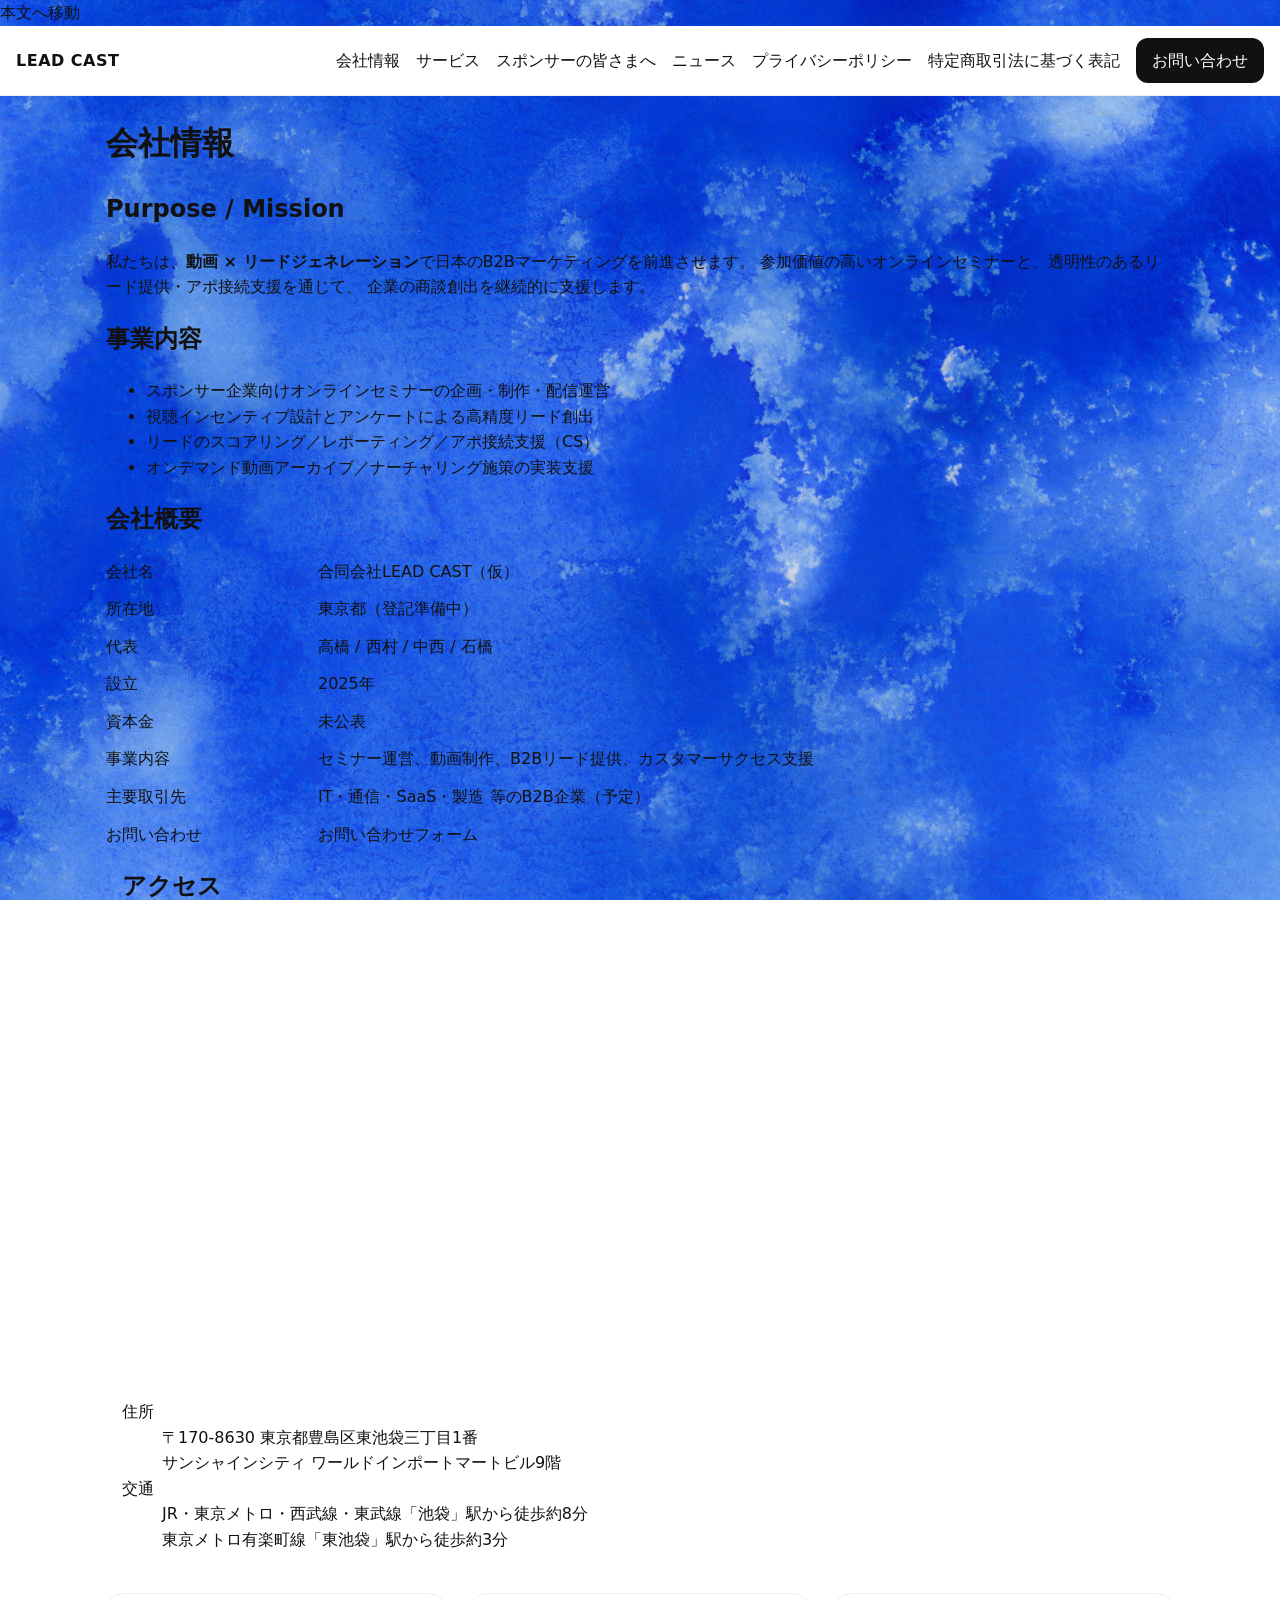
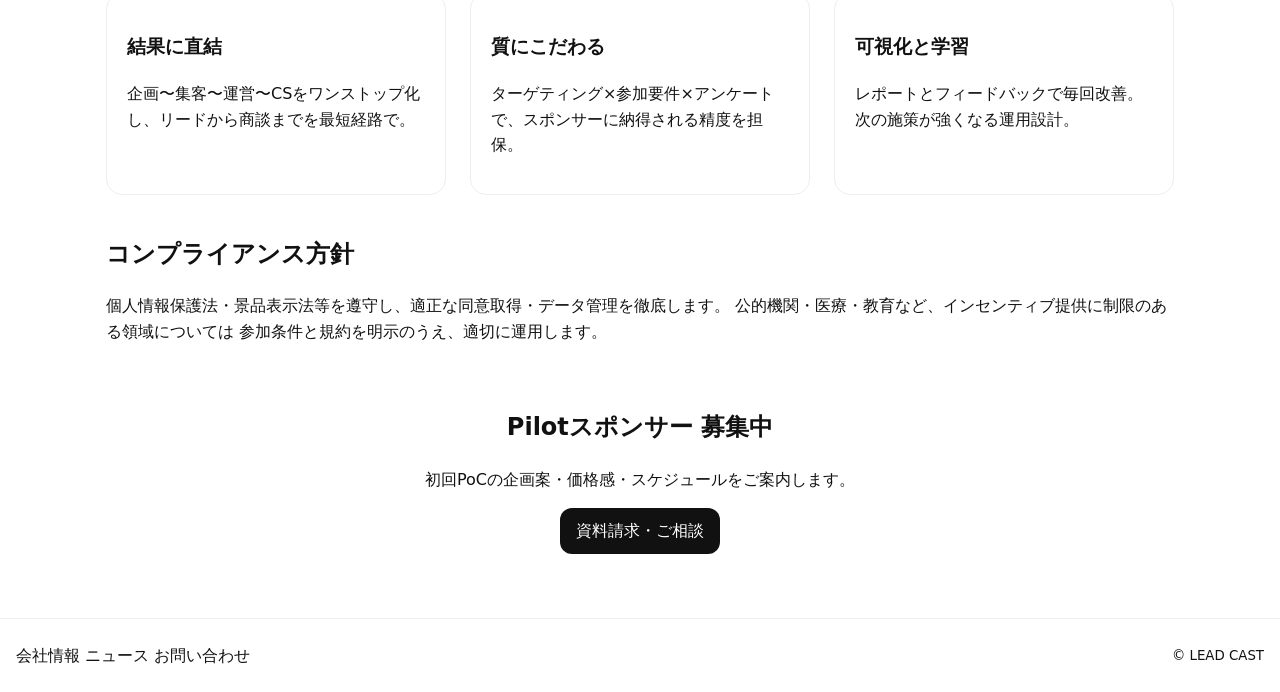
<file: company.html>
<!doctype html>
<html lang="ja">
<head>
  <meta charset="utf-8" />
  <meta name="viewport" content="width=device-width, initial-scale=1" />
  <title>会社情報 | LEAD CAST</title>
  <meta name="description" content="LEAD CASTの会社情報。動画×リードジェネレーションでB2Bの成長を支援するコーポレートサイト。">
  <link rel="stylesheet" href="css/style.css">
</head>
<body>
  <a class="skip" href="#main">本文へ移動</a>

  <header class="site-header" role="banner">
    <a class="logo" href="index.html" aria-label="LEAD CAST トップ">LEAD CAST</a>
    <nav class="global-nav" aria-label="グローバルナビゲーション">
      <a aria-current="page" href="company.html">会社情報</a>
      <a href="services.html">サービス</a> <!-- 追加 -->
      <a href="sponsors.html">スポンサーの皆さまへ</a>
      <a href="news.html">ニュース</a>
      <a href="privacy.html">プライバシーポリシー</a>
      <a href="tokushoho.html">特定商取引法に基づく表記</a>      
      <a href="contact.html" class="btn-primary">お問い合わせ</a>
    </nav>
    <button class="nav-toggle" type="button" aria-expanded="false" aria-label="メニューを開く">☰</button>
  </header>

  <main id="main" class="container">
    <h1>会社情報</h1>

    <!-- 企業ステートメント -->
    <section aria-label="企業ステートメント">
      <h2>Purpose / Mission</h2>
      <p>
        私たちは、<strong>動画 × リードジェネレーション</strong>で日本のB2Bマーケティングを前進させます。
        参加価値の高いオンラインセミナーと、透明性のあるリード提供・アポ接続支援を通じて、
        企業の商談創出を継続的に支援します。
      </p>
    </section>

    <!-- 事業内容 -->
    <section aria-label="事業内容">
      <h2>事業内容</h2>
      <ul>
        <li>スポンサー企業向けオンラインセミナーの企画・制作・配信運営</li>
        <li>視聴インセンティブ設計とアンケートによる高精度リード創出</li>
        <li>リードのスコアリング／レポーティング／アポ接続支援（CS）</li>
        <li>オンデマンド動画アーカイブ／ナーチャリング施策の実装支援</li>
      </ul>
    </section>

    <!-- 会社の基本情報（表） -->
    <section aria-label="会社概要">
      <h2>会社概要</h2>
      <dl class="table-like">
        <dt>会社名</dt><dd>合同会社LEAD CAST（仮）</dd>
        <dt>所在地</dt><dd>東京都（登記準備中）</dd>
        <dt>代表</dt><dd>高橋 / 西村 / 中西 / 石橋</dd>
        <dt>設立</dt><dd>2025年</dd>
        <dt>資本金</dt><dd>未公表</dd>
        <dt>事業内容</dt><dd>セミナー運営、動画制作、B2Bリード提供、カスタマーサクセス支援</dd>
        <dt>主要取引先</dt><dd>IT・通信・SaaS・製造 等のB2B企業（予定）</dd>
        <dt>お問い合わせ</dt><dd><a href="contact.html">お問い合わせフォーム</a></dd>
      </dl>
    </section>

<!-- Access / アクセス -->
<section class="access" aria-label="アクセス">
  <div class="container">
    <h2>アクセス</h2>

    <!-- Google Map（インタラクティブ埋め込み） -->
    <div class="map-wrap">
      <iframe
        title="LEAD CAST アクセス"
        src="https://www.google.com/maps/embed?pb=!1m18!1m12!1m3!1d3241.370236246863!2d139.71863177630307!3d35.72950667257521!2m3!1f0!2f0!3f0!3m2!1i1024!2i768!4f13.1!3m3!1m2!1s0x60188c5e9b4fd9f5%3A0x3b6a9f6d7b7b4c1a!2z44CSMTcwLTAwNDAg5p2x5Lqs6YO95rGf5p2x5Yy65p2x5p2x77yR5LiB55uu77yR77yU4oiS77yRIOODiOODs-ODkeODs-ODk-OCueODiOOCpOODs-OCsOODvA!5e0!3m2!1sja!2sjp!4v1700000000000!5m2!1sja!2sjp"
        width="100%"
        height="450"
        style="border:0;"
        allowfullscreen=""
        loading="lazy"
        referrerpolicy="no-referrer-when-downgrade">
      </iframe>
    </div>

    <dl class="access-list">
      <dt>住所</dt>
      <dd>〒170-8630 東京都豊島区東池袋三丁目1番<br>
      サンシャインシティ ワールドインポートマートビル9階</dd>

      <dt>交通</dt>
      <dd>
        JR・東京メトロ・西武線・東武線「池袋」駅から徒歩約8分<br>
        東京メトロ有楽町線「東池袋」駅から徒歩約3分
      </dd>
    </dl>
  </div>
</section>





    <!-- 提供価値（カード3つを再利用） -->
    <section class="grid-3" aria-label="提供価値">
      <article>
        <h3>結果に直結</h3>
        <p>企画〜集客〜運営〜CSをワンストップ化し、リードから商談までを最短経路で。</p>
      </article>
      <article>
        <h3>質にこだわる</h3>
        <p>ターゲティング×参加要件×アンケートで、スポンサーに納得される精度を担保。</p>
      </article>
      <article>
        <h3>可視化と学習</h3>
        <p>レポートとフィードバックで毎回改善。次の施策が強くなる運用設計。</p>
      </article>
    </section>

    <!-- コンパライアンス方針（簡潔） -->
    <section aria-label="コンプライアンス">
      <h2>コンプライアンス方針</h2>
      <p>
        個人情報保護法・景品表示法等を遵守し、適正な同意取得・データ管理を徹底します。
        公的機関・医療・教育など、インセンティブ提供に制限のある領域については
        参加条件と規約を明示のうえ、適切に運用します。
      </p>
    </section>

    <!-- CTA -->
    <section class="cta" aria-label="資料請求">
      <h2>Pilotスポンサー 募集中</h2>
      <p>初回PoCの企画案・価格感・スケジュールをご案内します。</p>
      <a href="contact.html" class="btn-primary">資料請求・ご相談</a>
    </section>
  </main>

  <footer class="site-footer" role="contentinfo">
    <nav aria-label="フッターナビゲーション">
      <a aria-current="page" href="company.html">会社情報</a>
      <a href="news.html">ニュース</a>
      <a href="contact.html">お問い合わせ</a>
    </nav>
    <small>© <span id="y"></span> LEAD CAST</small>
  </footer>

  <script src="dat/main.js" defer></script>

  <!-- 構造化データ（任意：公開前に住所など確定したら更新） -->
  <script type="application/ld+json">
  {
    "@context": "https://schema.org",
    "@type": "Organization",
    "name": "LEAD CAST",
    "url": "./company.html",
    "logo": "./images/logo.png",
    "sameAs": [],
    "description": "動画×リードジェネレーションでB2Bの成長を支援する会社。オンラインセミナー運営からリード提供・アポ接続まで。"
  }
  </script>
</body>
</html>
</file>
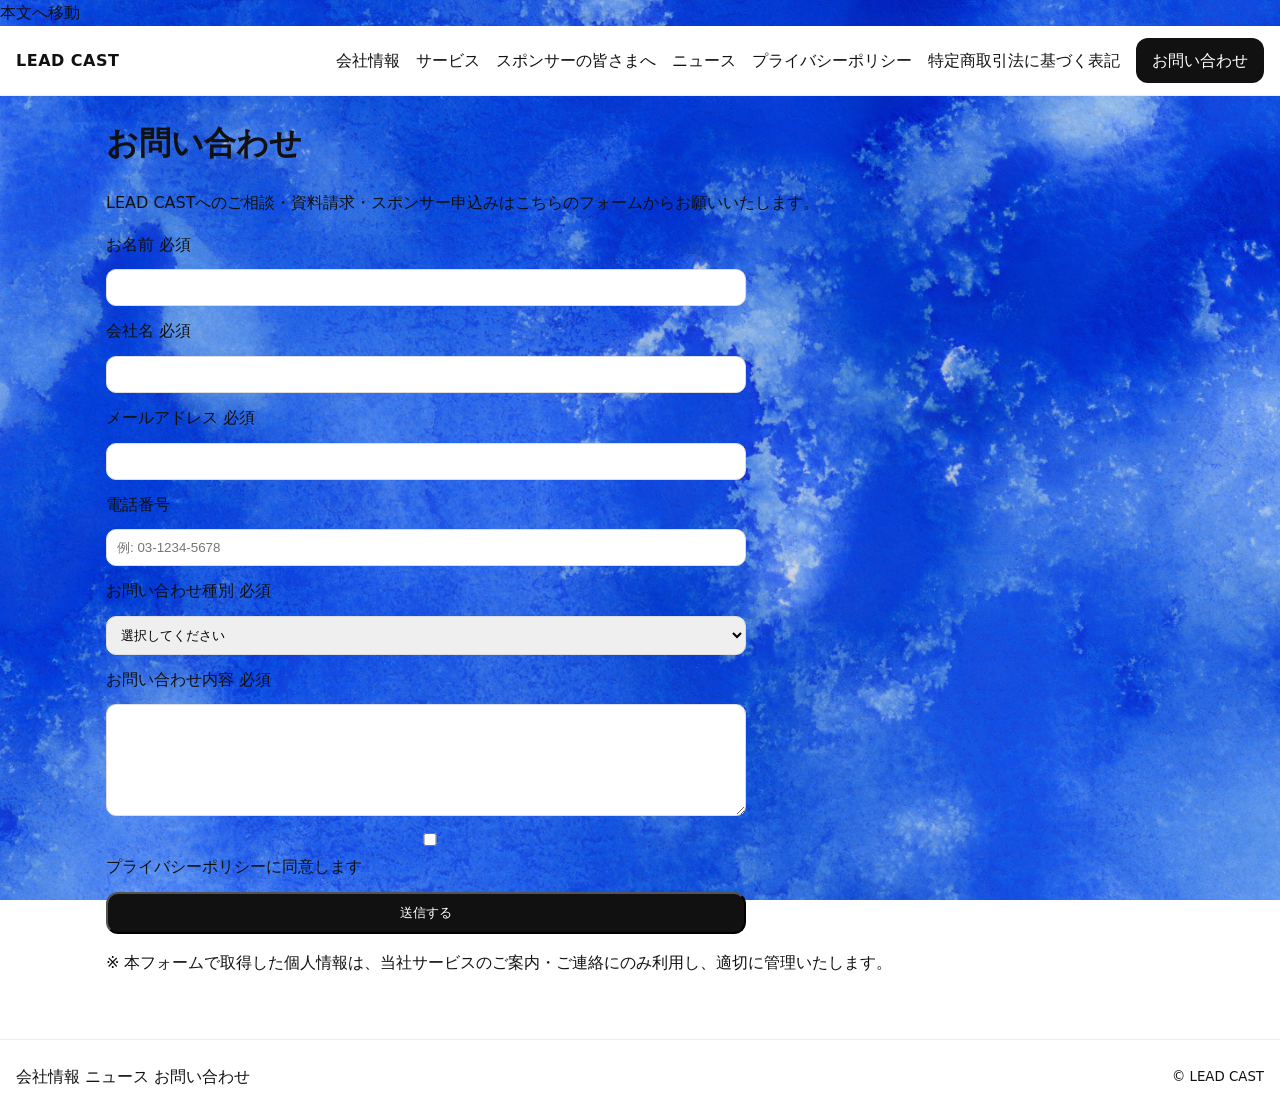
<file: contact.html>
<!doctype html>
<html lang="ja">
<head>
  <meta charset="utf-8" />
  <meta name="viewport" content="width=device-width, initial-scale=1" />
  <title>お問い合わせ | LEAD CAST</title>
  <meta name="description" content="LEAD CASTへのお問い合わせはこちらから。資料請求・パイロット企画のご相談・スポンサー申込みを受け付けています。">
  <link rel="stylesheet" href="css/style.css">
</head>
<body>
  <a class="skip" href="#main">本文へ移動</a>

  <header class="site-header" role="banner">
    <a class="logo" href="index.html">LEAD CAST</a>
    <nav class="global-nav" aria-label="グローバルナビゲーション">
      <a href="company.html">会社情報</a>
      <a href="services.html">サービス</a> <!-- 追加 -->
      <a href="sponsors.html">スポンサーの皆さまへ</a>
      <a href="news.html">ニュース</a>
      <a href="privacy.html">プライバシーポリシー</a>
      <a href="tokushoho.html">特定商取引法に基づく表記</a>
      <a aria-current="page" href="contact.html" class="btn-primary">お問い合わせ</a>
    </nav>
  </header>

  <main id="main" class="container">
    <h1>お問い合わせ</h1>
    <p>LEAD CASTへのご相談・資料請求・スポンサー申込みはこちらのフォームからお願いいたします。</p>

    <form action="https://example.com/form-handler" method="post" class="contact-form">
      <label for="name">お名前 <span class="required">必須</span></label>
      <input type="text" id="name" name="name" required>

      <label for="company">会社名 <span class="required">必須</span></label>
      <input type="text" id="company" name="company" required>

      <label for="email">メールアドレス <span class="required">必須</span></label>
      <input type="email" id="email" name="email" required>

      <label for="tel">電話番号</label>
      <input type="tel" id="tel" name="tel" placeholder="例: 03-1234-5678">

      <label for="type">お問い合わせ種別 <span class="required">必須</span></label>
      <select id="type" name="type" required>
        <option value="">選択してください</option>
        <option value="資料請求">資料請求</option>
        <option value="PoC相談">パイロット企画（PoC）のご相談</option>
        <option value="スポンサー申込">スポンサー申込み</option>
        <option value="その他">その他</option>
      </select>

      <label for="message">お問い合わせ内容 <span class="required">必須</span></label>
      <textarea id="message" name="message" rows="6" required></textarea>

      <div class="consent">
        <input type="checkbox" id="agree" name="agree" required>
        <label for="agree">プライバシーポリシーに同意します</label>
      </div>

      <button type="submit" class="btn-primary">送信する</button>
    </form>

    <p class="note">※ 本フォームで取得した個人情報は、当社サービスのご案内・ご連絡にのみ利用し、適切に管理いたします。</p>
  </main>

  <footer class="site-footer" role="contentinfo">
    <nav>
      <a href="company.html">会社情報</a>
      <a href="news.html">ニュース</a>
      <a aria-current="page" href="contact.html">お問い合わせ</a>
    </nav>
    <small>© <span id="y"></span> LEAD CAST</small>
  </footer>

  <script src="dat/main.js" defer></script>
</body>
</html>
</file>
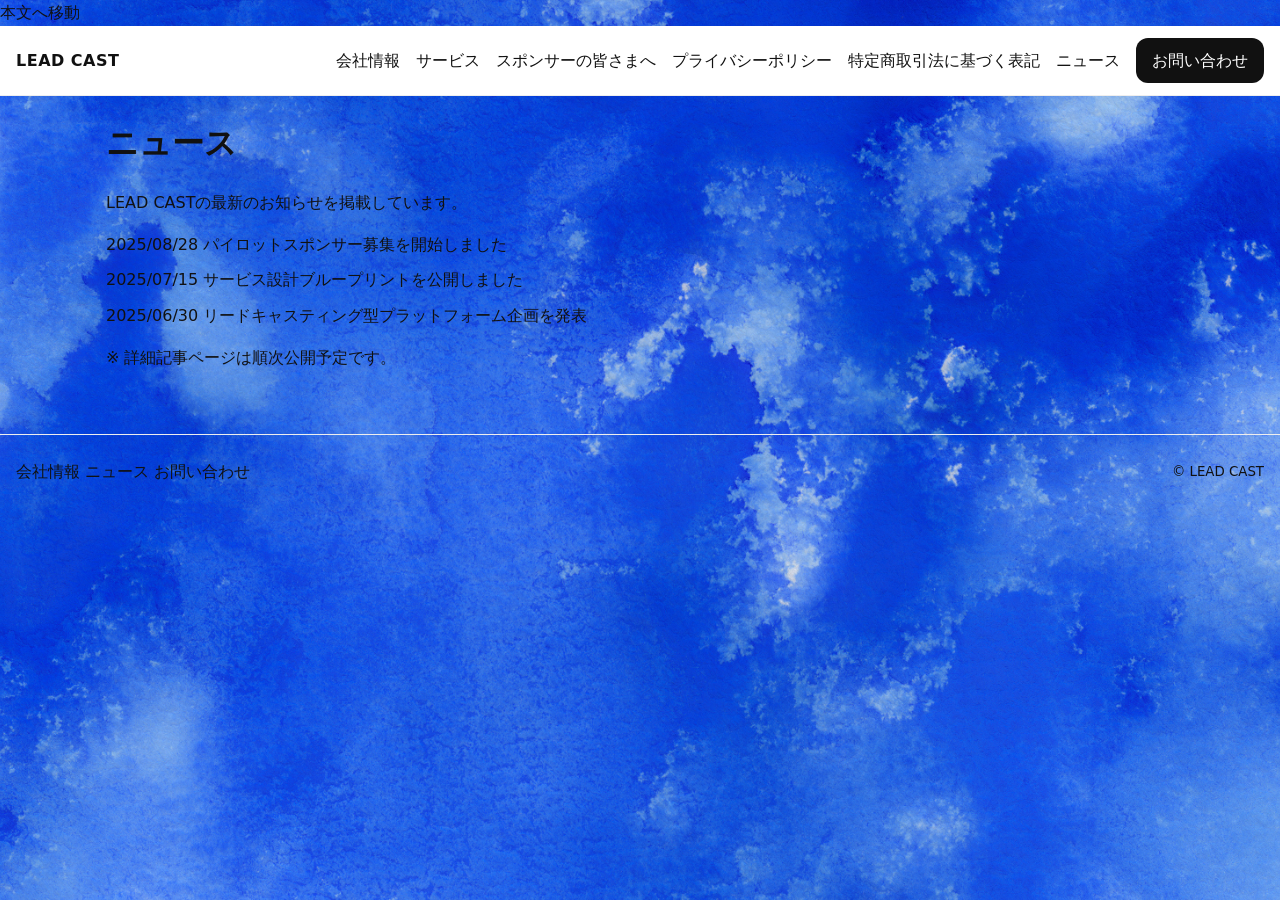
<file: news.html>
<!doctype html>
<html lang="ja">
<head>
  <meta charset="utf-8" />
  <meta name="viewport" content="width=device-width, initial-scale=1" />
  <title>ニュース | LEAD CAST</title>
  <meta name="description" content="LEAD CASTの最新ニュース・お知らせ一覧。パイロット企画募集やイベント開催情報などを発信します。">
  <link rel="stylesheet" href="css/style.css">
</head>
<body>
  <a class="skip" href="#main">本文へ移動</a>

  <header class="site-header" role="banner">
    <a class="logo" href="index.html">LEAD CAST</a>
    <nav class="global-nav" aria-label="グローバルナビゲーション">
      <a href="company.html">会社情報</a>
      <a href="services.html">サービス</a> <!-- 追加 -->
      <a href="sponsors.html">スポンサーの皆さまへ</a>
      <a href="privacy.html">プライバシーポリシー</a>
      <a href="tokushoho.html">特定商取引法に基づく表記</a>
      <a aria-current="page" href="news.html">ニュース</a>
      <a href="contact.html" class="btn-primary">お問い合わせ</a>
    </nav>
    <button class="nav-toggle" type="button" aria-expanded="false" aria-label="メニューを開く">☰</button>
  </header>

  <main id="main" class="container">
    <h1>ニュース</h1>
    <p>LEAD CASTの最新のお知らせを掲載しています。</p>

    <ul class="news-list">
      <li>
        <time datetime="2025-08-28">2025/08/28</time>
        <a href="#">パイロットスポンサー募集を開始しました</a>
      </li>
      <li>
        <time datetime="2025-07-15">2025/07/15</time>
        <a href="#">サービス設計ブループリントを公開しました</a>
      </li>
      <li>
        <time datetime="2025-06-30">2025/06/30</time>
        <a href="#">リードキャスティング型プラットフォーム企画を発表</a>
      </li>
    </ul>

    <p class="note">※ 詳細記事ページは順次公開予定です。</p>
  </main>

  <footer class="site-footer" role="contentinfo">
    <nav>
      <a href="company.html">会社情報</a>
      <a aria-current="page" href="news.html">ニュース</a>
      <a href="contact.html">お問い合わせ</a>
    </nav>
    <small>© <span id="y"></span> LEAD CAST</small>
  </footer>

  <script src="dat/main.js" defer></script>
</body>
</html>
</file>
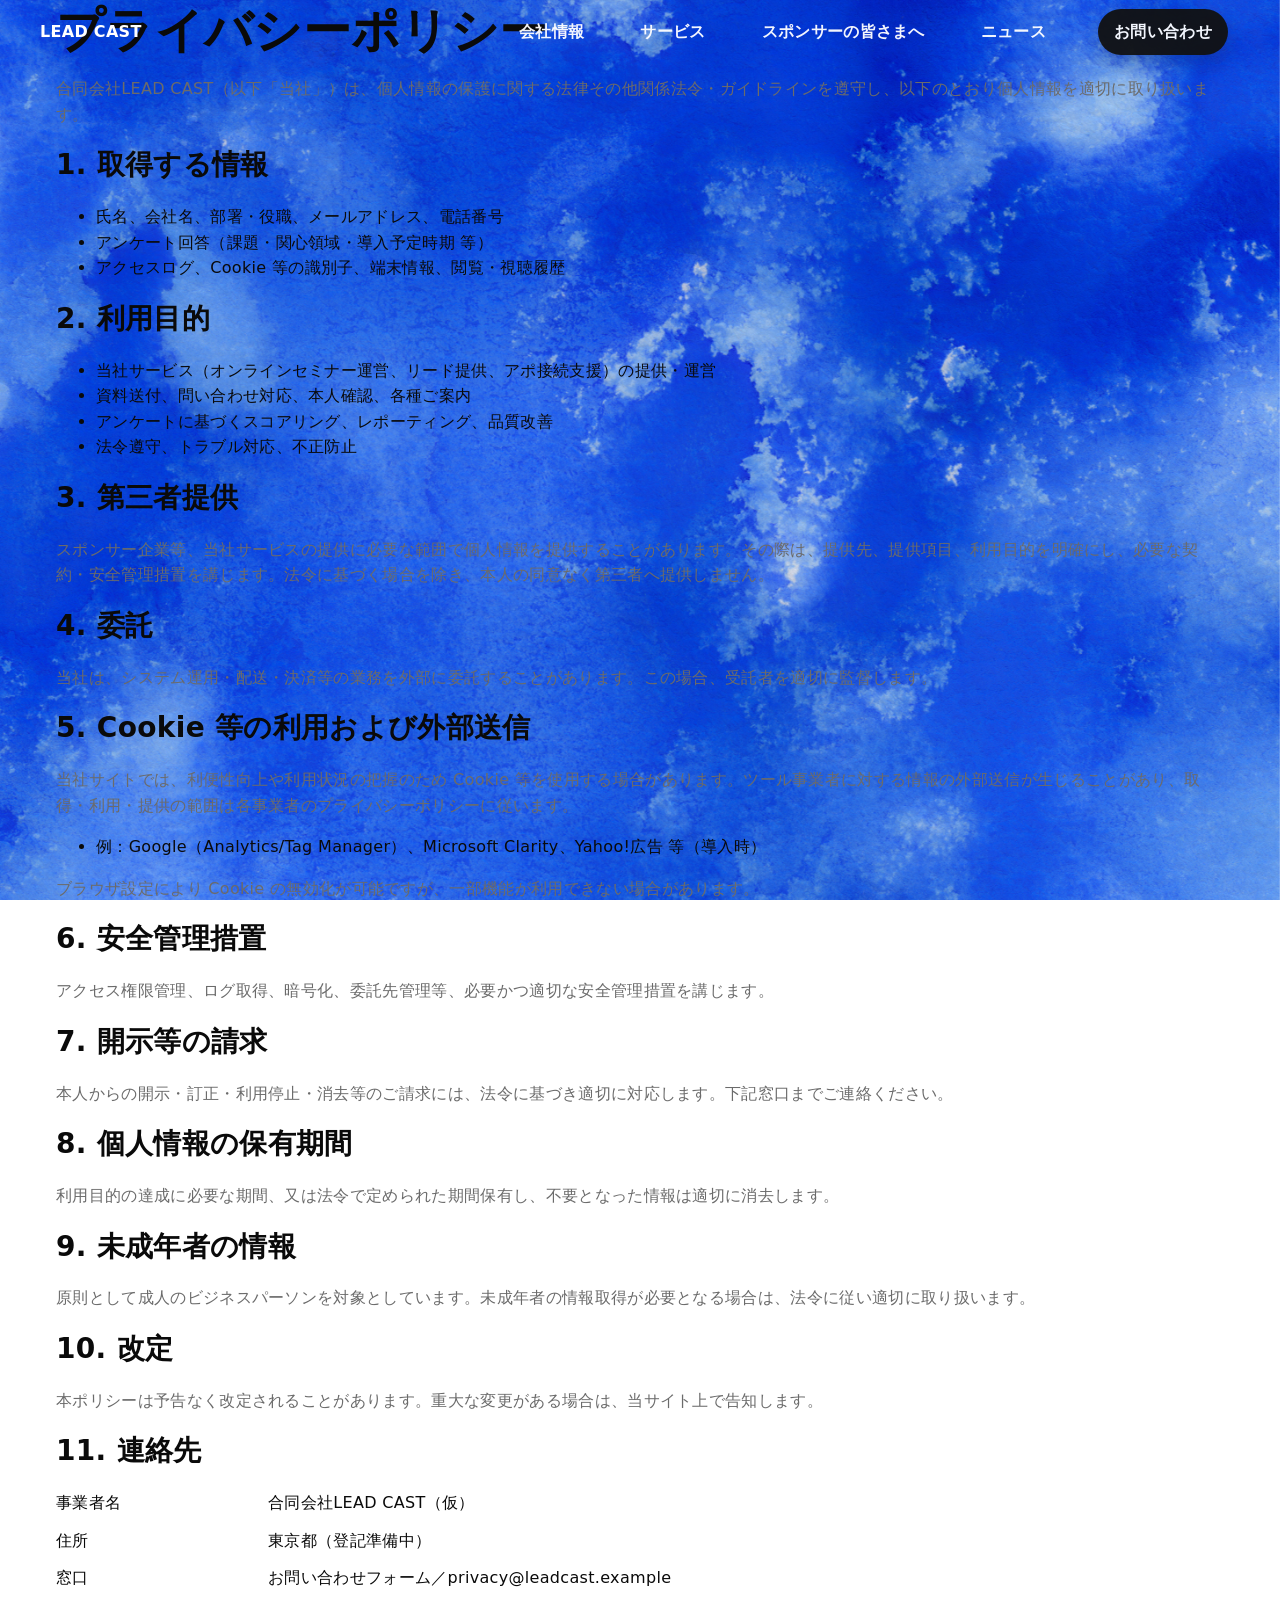
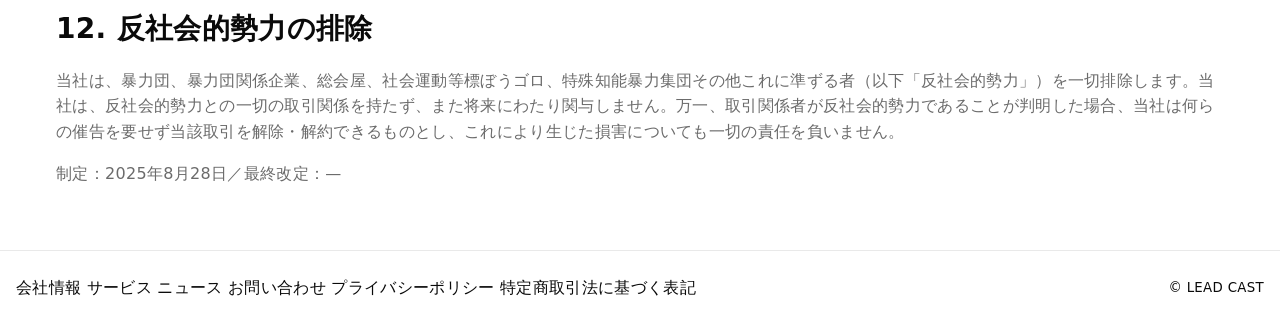
<file: privacy.html>
<!doctype html>
<html lang="ja">
<head>
  <meta charset="utf-8" />
  <meta name="viewport" content="width=device-width, initial-scale=1" />
  <title>プライバシーポリシー | LEAD CAST</title>
  <meta name="description" content="LEAD CASTのプライバシーポリシー。取得する情報、利用目的、第三者提供、外部送信、開示請求、反社会的勢力の排除等について定めます。">
  <link rel="stylesheet" href="css/style.css">
  <link rel="stylesheet" href="css/talknote.css">
</head>
<body>
  <a class="skip" href="#main">本文へ移動</a>

  <header class="site-header" role="banner">
    <a class="logo" href="index.html">LEAD CAST</a>
    <nav class="global-nav" aria-label="グローバルナビゲーション">
      <a href="company.html">会社情報</a>
      <a href="services.html">サービス</a>
      <a href="sponsors.html">スポンサーの皆さまへ</a>
      <a href="news.html">ニュース</a>
      <a href="contact.html" class="btn-primary">お問い合わせ</a>
    </nav>
  </header>

  <main id="main" class="container">
    <h1>プライバシーポリシー</h1>
    <p>合同会社LEAD CAST（以下「当社」）は、個人情報の保護に関する法律その他関係法令・ガイドラインを遵守し、以下のとおり個人情報を適切に取り扱います。</p>

    <section>
      <h2>1. 取得する情報</h2>
      <ul>
        <li>氏名、会社名、部署・役職、メールアドレス、電話番号</li>
        <li>アンケート回答（課題・関心領域・導入予定時期 等）</li>
        <li>アクセスログ、Cookie 等の識別子、端末情報、閲覧・視聴履歴</li>
      </ul>
    </section>

    <section>
      <h2>2. 利用目的</h2>
      <ul>
        <li>当社サービス（オンラインセミナー運営、リード提供、アポ接続支援）の提供・運営</li>
        <li>資料送付、問い合わせ対応、本人確認、各種ご案内</li>
        <li>アンケートに基づくスコアリング、レポーティング、品質改善</li>
        <li>法令遵守、トラブル対応、不正防止</li>
      </ul>
    </section>

    <section>
      <h2>3. 第三者提供</h2>
      <p>スポンサー企業等、当社サービスの提供に必要な範囲で個人情報を提供することがあります。その際は、提供先、提供項目、利用目的を明確にし、必要な契約・安全管理措置を講じます。法令に基づく場合を除き、本人の同意なく第三者へ提供しません。</p>
    </section>

    <section>
      <h2>4. 委託</h2>
      <p>当社は、システム運用・配送・決済等の業務を外部に委託することがあります。この場合、受託者を適切に監督します。</p>
    </section>

    <section>
      <h2>5. Cookie 等の利用および外部送信</h2>
      <p>当社サイトでは、利便性向上や利用状況の把握のため Cookie 等を使用する場合があります。ツール事業者に対する情報の外部送信が生じることがあり、取得・利用・提供の範囲は各事業者のプライバシーポリシーに従います。</p>
      <ul>
        <li>例：Google（Analytics/Tag Manager）、Microsoft Clarity、Yahoo!広告 等（導入時）</li>
      </ul>
      <p>ブラウザ設定により Cookie の無効化が可能ですが、一部機能が利用できない場合があります。</p>
    </section>

    <section>
      <h2>6. 安全管理措置</h2>
      <p>アクセス権限管理、ログ取得、暗号化、委託先管理等、必要かつ適切な安全管理措置を講じます。</p>
    </section>

    <section>
      <h2>7. 開示等の請求</h2>
      <p>本人からの開示・訂正・利用停止・消去等のご請求には、法令に基づき適切に対応します。下記窓口までご連絡ください。</p>
    </section>

    <section>
      <h2>8. 個人情報の保有期間</h2>
      <p>利用目的の達成に必要な期間、又は法令で定められた期間保有し、不要となった情報は適切に消去します。</p>
    </section>

    <section>
      <h2>9. 未成年者の情報</h2>
      <p>原則として成人のビジネスパーソンを対象としています。未成年者の情報取得が必要となる場合は、法令に従い適切に取り扱います。</p>
    </section>

    <section>
      <h2>10. 改定</h2>
      <p>本ポリシーは予告なく改定されることがあります。重大な変更がある場合は、当サイト上で告知します。</p>
    </section>

    <section>
      <h2>11. 連絡先</h2>
      <dl class="table-like">
        <dt>事業者名</dt><dd>合同会社LEAD CAST（仮）</dd>
        <dt>住所</dt><dd>東京都（登記準備中）</dd>
        <dt>窓口</dt><dd><a href="contact.html">お問い合わせフォーム</a>／privacy@leadcast.example</dd>
      </dl>
    </section>

    <!-- 追加：反社会的勢力の排除 -->
    <section>
      <h2>12. 反社会的勢力の排除</h2>
      <p>当社は、暴力団、暴力団関係企業、総会屋、社会運動等標ぼうゴロ、特殊知能暴力集団その他これに準ずる者（以下「反社会的勢力」）を一切排除します。当社は、反社会的勢力との一切の取引関係を持たず、また将来にわたり関与しません。万一、取引関係者が反社会的勢力であることが判明した場合、当社は何らの催告を要せず当該取引を解除・解約できるものとし、これにより生じた損害についても一切の責任を負いません。</p>
    </section>

    <p class="note">制定：2025年8月28日／最終改定：—</p>
  </main>

  <footer class="site-footer" role="contentinfo">
    <nav>
      <a href="company.html">会社情報</a>
      <a href="services.html">サービス</a>
      <a href="news.html">ニュース</a>
      <a href="contact.html">お問い合わせ</a>
      <a href="privacy.html">プライバシーポリシー</a>
      <a href="tokushoho.html">特定商取引法に基づく表記</a>
    </nav>
    <small>© <span id="y"></span> LEAD CAST</small>
  </footer>

  <script src="dat/main.js" defer></script>
</body>
</html>
</file>
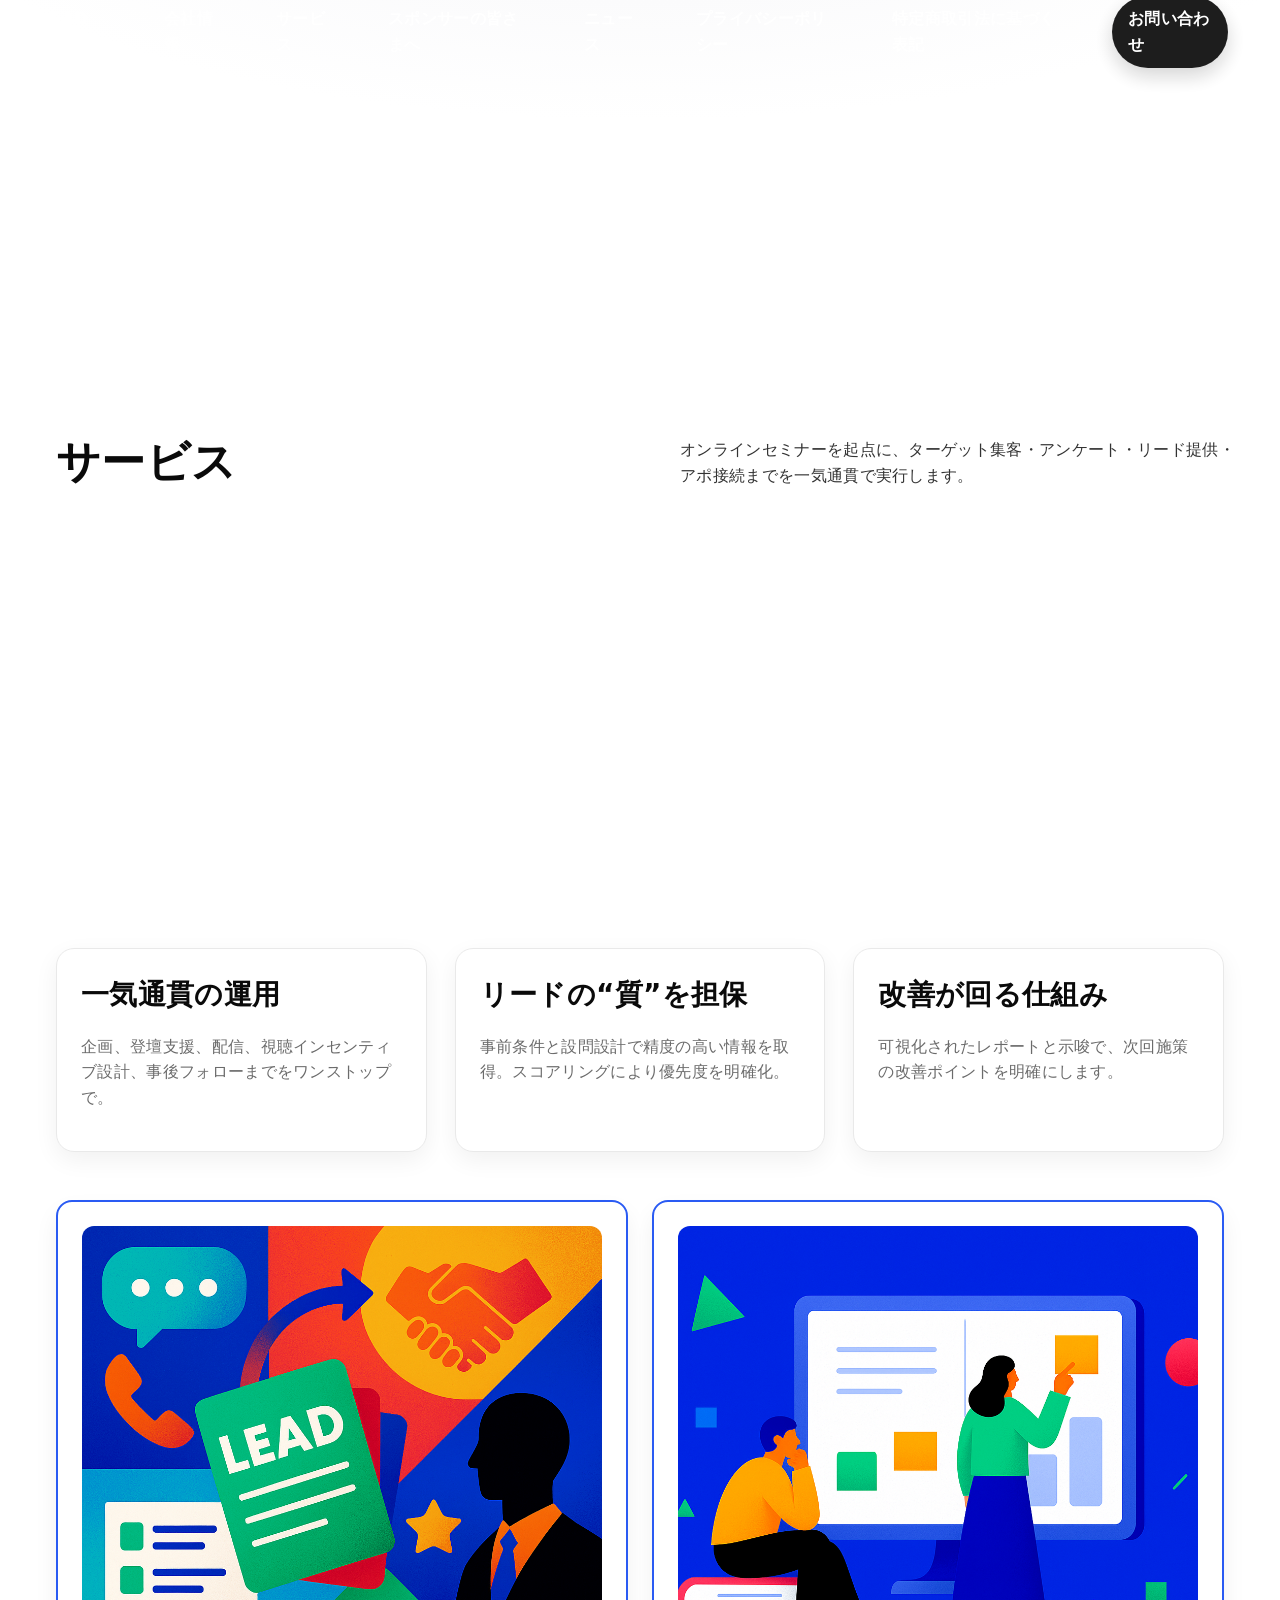
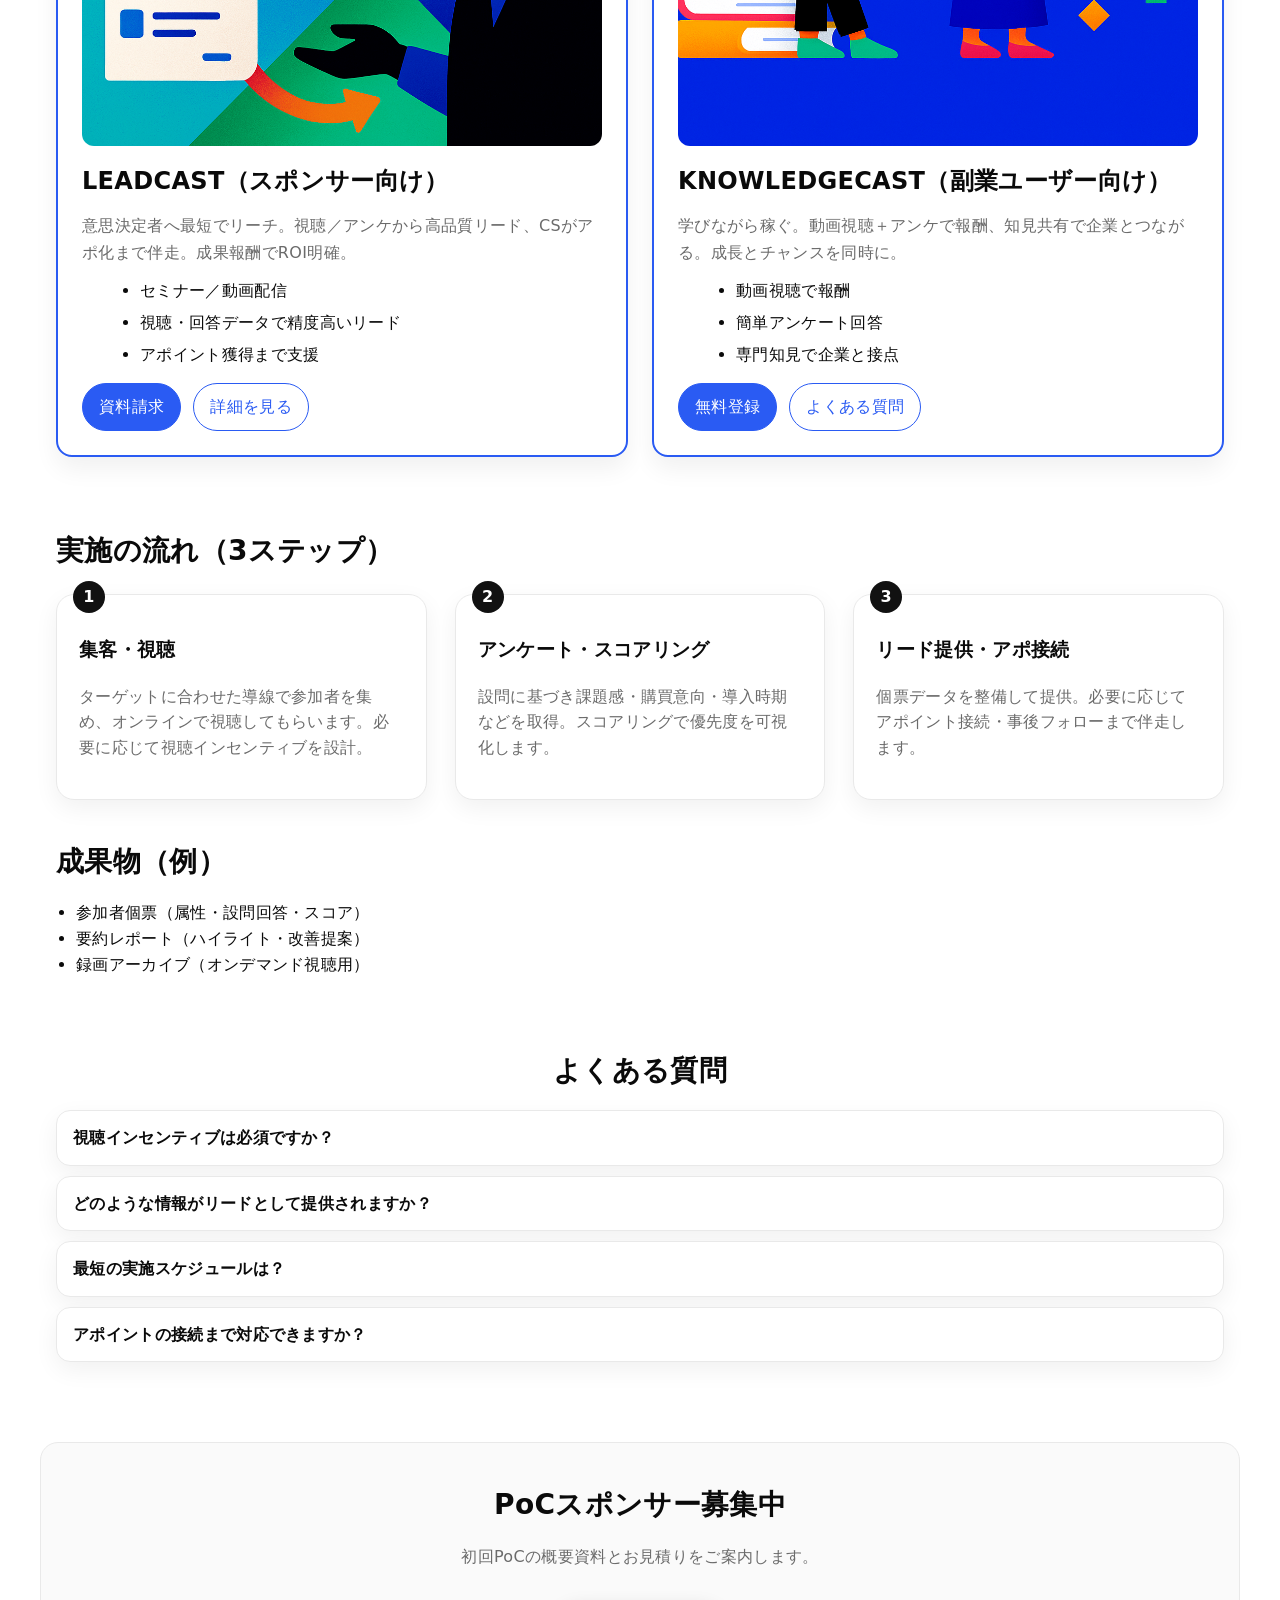
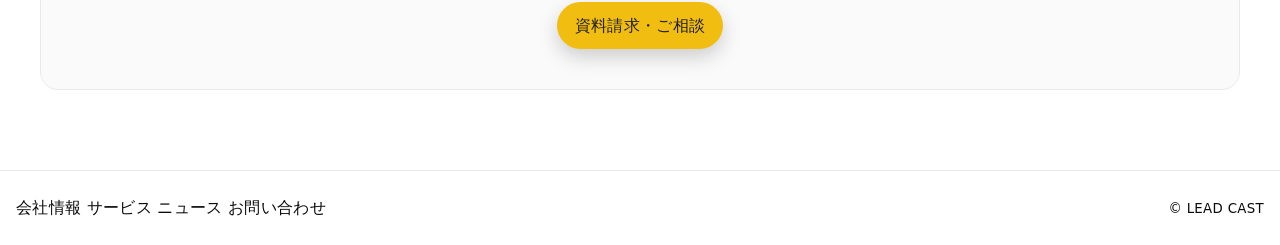
<file: services.html>
<!doctype html>
<html lang="ja">
<head>
  <meta charset="utf-8" />
  <meta name="viewport" content="width=device-width, initial-scale=1" />
  <title>サービス | LEAD CAST</title>
  <meta name="description" content="LEAD CASTのサービス。オンラインセミナー運営からアンケート、リード提供、アポ接続まで一気通貫で支援します。">
  <link rel="stylesheet" href="css/style.css">
  <link rel="stylesheet" href="css/index.css">
  <link rel="stylesheet" href="css/talknote.css">
</head>
<body>
  <a class="skip" href="#main">本文へ移動</a>

  <header class="site-header" role="banner">
    <a class="logo" href="index.html">LEAD CAST</a>
    <nav class="global-nav" aria-label="グローバルナビゲーション">
      <a href="company.html">会社情報</a>
      <a aria-current="page" href="services.html">サービス</a>
      <a href="sponsors.html">スポンサーの皆さまへ</a>
      <a href="news.html">ニュース</a>
      <a href="privacy.html">プライバシーポリシー</a>
      <a href="tokushoho.html">特定商取引法に基づく表記</a>
      <a href="contact.html" class="btn-primary">お問い合わせ</a>
    </nav>
    <button class="nav-toggle" type="button" aria-expanded="false" aria-label="メニューを開く">☰</button>
  </header>

  <main id="main">
    <!-- Hero -->
    <section class="hero hero--thin">
      <div class="hero-inner">
        <h1>サービス</h1>
        <p>オンラインセミナーを起点に、ターゲット集客・アンケート・リード提供・アポ接続までを一気通貫で実行します。</p>
      </div>
    </section>

    <!-- 提供価値 -->
    <section class="container cards-3" aria-label="提供価値">
      <article class="card">
        <h2>一気通貫の運用</h2>
        <p>企画、登壇支援、配信、視聴インセンティブ設計、事後フォローまでをワンストップで。</p>
      </article>
      <article class="card">
        <h2>リードの“質”を担保</h2>
        <p>事前条件と設問設計で精度の高い情報を取得。スコアリングにより優先度を明確化。</p>
      </article>
      <article class="card">
        <h2>改善が回る仕組み</h2>
        <p>可視化されたレポートと示唆で、次回施策の改善ポイントを明確にします。</p>
      </article>
    </section>

    <!-- 新サービス紹介 -->
    <section class="duo container" aria-label="サービス紹介">
      <article class="card">
        <img src="images/SVC_LC.png" alt="LEADCAST イメージ" class="thumb" />
        <h2>LEADCAST（スポンサー向け）</h2>
        <p>意思決定者へ最短でリーチ。視聴／アンケから高品質リード、CSがアポ化まで伴走。成果報酬でROI明確。</p>
        <ul class="points">
          <li>セミナー／動画配信</li>
          <li>視聴・回答データで精度高いリード</li>
          <li>アポイント獲得まで支援</li>
        </ul>
        <div class="actions">
          <a href="contact.html" class="btn primary">資料請求</a>
          <a href="#details" class="btn">詳細を見る</a>
        </div>
      </article>

      <article class="card">
        <img src="images/SVC_KC.png" alt="KNOWLEDGECAST イメージ" class="thumb" />
        <h2>KNOWLEDGECAST（副業ユーザー向け）</h2>
        <p>学びながら稼ぐ。動画視聴＋アンケで報酬、知見共有で企業とつながる。成長とチャンスを同時に。</p>
        <ul class="points">
          <li>動画視聴で報酬</li>
          <li>簡単アンケート回答</li>
          <li>専門知見で企業と接点</li>
        </ul>
        <div class="actions">
          <a href="#signup" class="btn primary">無料登録</a>
          <a href="#faq" class="btn">よくある質問</a>
        </div>
      </article>
    </section>

    <!-- 流れ -->
    <section class="container flow" aria-label="実施の流れ">
      <h2>実施の流れ（3ステップ）</h2>
      <ol class="flow-steps">
        <li>
          <div class="flow-num">1</div>
          <h3>集客・視聴</h3>
          <p>ターゲットに合わせた導線で参加者を集め、オンラインで視聴してもらいます。必要に応じて視聴インセンティブを設計。</p>
        </li>
        <li>
          <div class="flow-num">2</div>
          <h3>アンケート・スコアリング</h3>
          <p>設問に基づき課題感・購買意向・導入時期などを取得。スコアリングで優先度を可視化します。</p>
        </li>
        <li>
          <div class="flow-num">3</div>
          <h3>リード提供・アポ接続</h3>
          <p>個票データを整備して提供。必要に応じてアポイント接続・事後フォローまで伴走します。</p>
        </li>
      </ol>
    </section>

    <!-- 成果物サンプル -->
    <section class="container deliverables" aria-label="成果物">
      <h2>成果物（例）</h2>
      <ul class="deliverables-list">
        <li>参加者個票（属性・設問回答・スコア）</li>
        <li>要約レポート（ハイライト・改善提案）</li>
        <li>録画アーカイブ（オンデマンド視聴用）</li>
      </ul>
    </section>

    <!-- FAQ -->
    <section class="container faq" aria-label="よくある質問">
      <h2>よくある質問</h2>
      <details>
        <summary>視聴インセンティブは必須ですか？</summary>
        <div>必須ではありません。ターゲットと目的に応じて有無・金額を設計します。</div>
      </details>
      <details>
        <summary>どのような情報がリードとして提供されますか？</summary>
        <div>基本属性（会社/部署/役職/メール等）に加えて、アンケートで取得した課題・導入時期・関心度など。個票と要約レポートをご提供します。</div>
      </details>
      <details>
        <summary>最短の実施スケジュールは？</summary>
        <div>内容確定から配信まで2–4週が一般的です。既存コンテンツの再編集で短縮も可能です。</div>
      </details>
      <details>
        <summary>アポイントの接続まで対応できますか？</summary>
        <div>希望に応じて可能です。優先度の高いリードから日程調整まで伴走します。</div>
      </details>
    </section>

    <!-- CTA -->
    <section class="cta container" aria-label="資料請求">
      <h2>PoCスポンサー募集中</h2>
      <p>初回PoCの概要資料とお見積りをご案内します。</p>
      <a href="contact.html" class="btn-primary">資料請求・ご相談</a>
    </section>
  </main>

  <footer class="site-footer" role="contentinfo">
    <nav>
      <a href="company.html">会社情報</a>
      <a aria-current="page" href="services.html">サービス</a>
      <a href="news.html">ニュース</a>
      <a href="contact.html">お問い合わせ</a>
    </nav>
    <small>© <span id="y"></span> LEAD CAST</small>
  </footer>

  <script src="dat/main.js" defer></script>
</body>
</html>
</file>
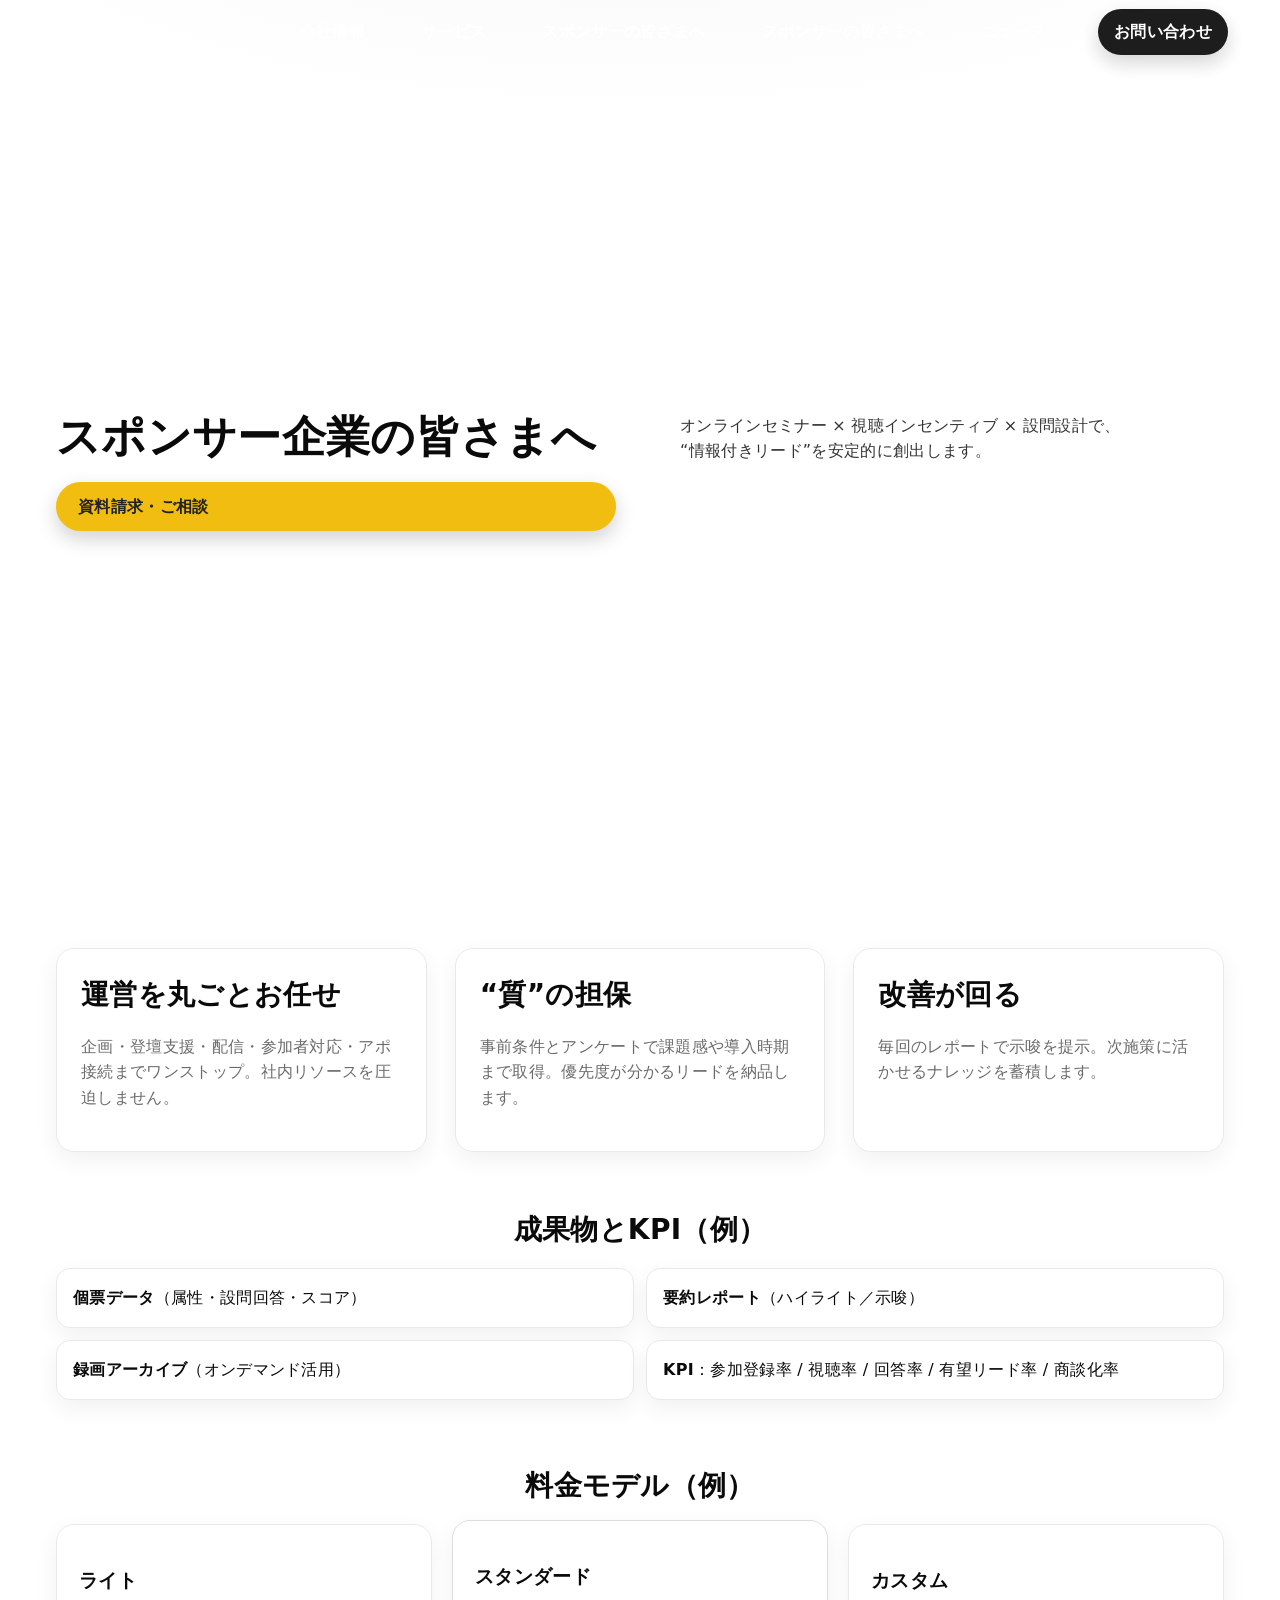
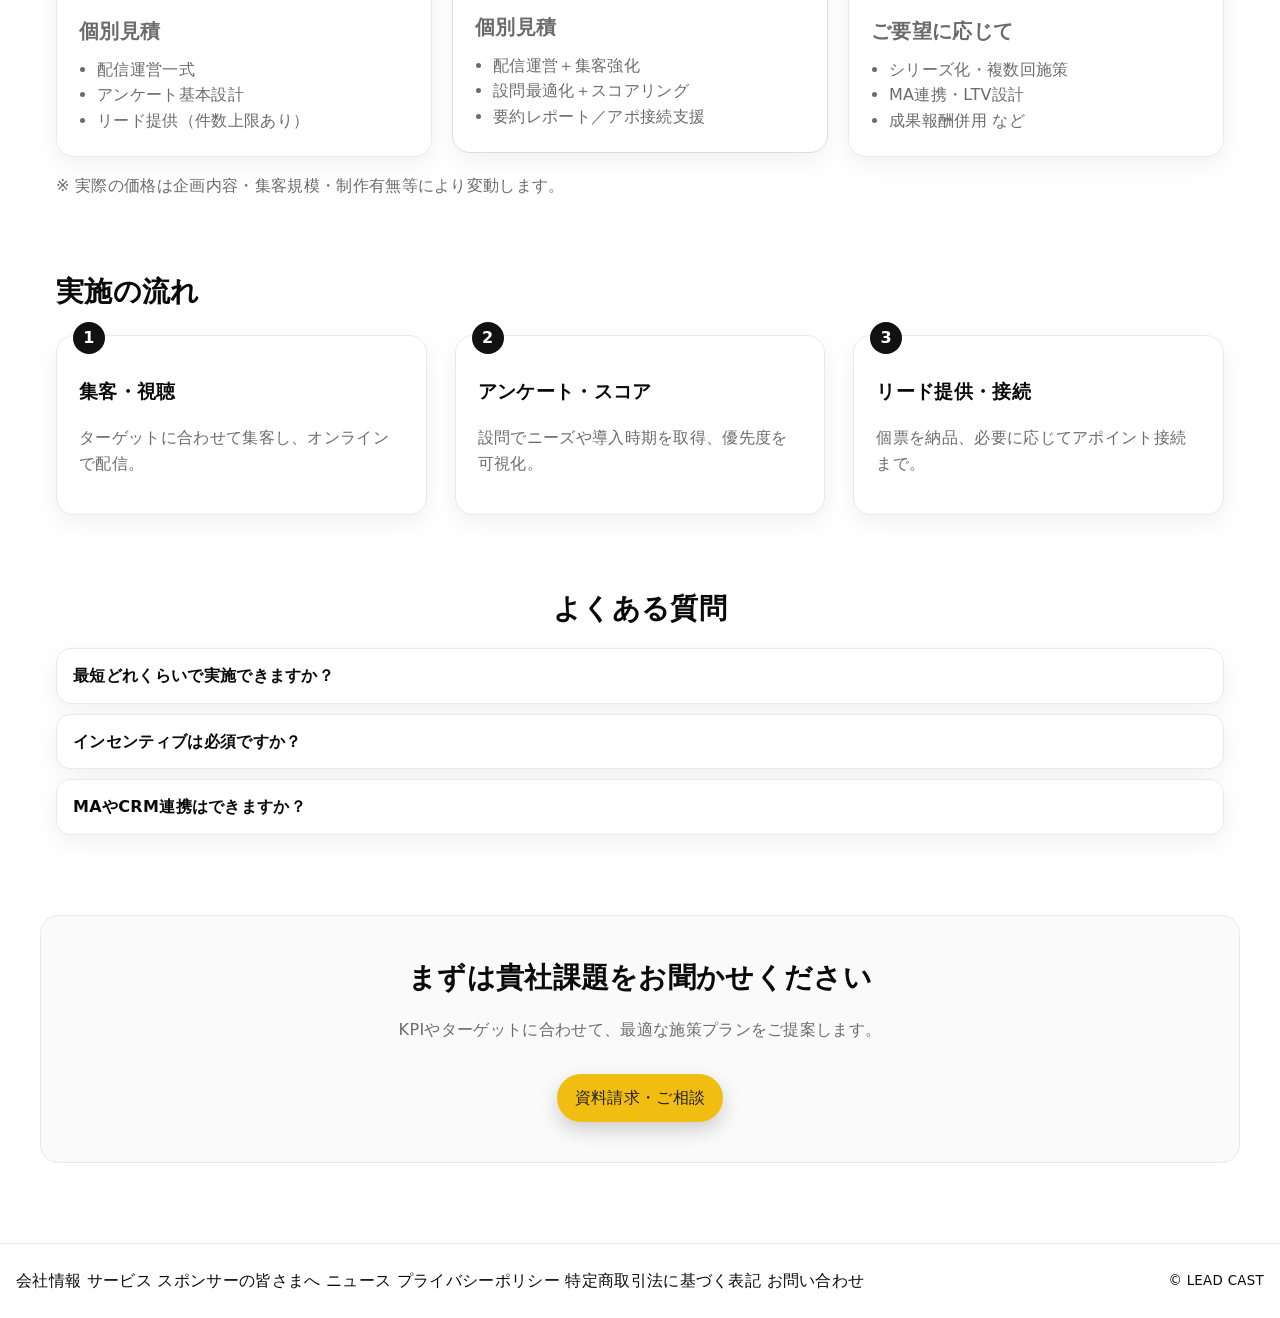
<file: sponsors.html>
<!doctype html>
<html lang="ja">
<head>
  <meta charset="utf-8" />
  <meta name="viewport" content="width=device-width, initial-scale=1" />
  <title>スポンサー企業の皆さまへ | LEAD CAST</title>
  <meta name="description" content="LEAD CASTのスポンサー向けご案内。オンラインセミナー運営からアンケート・スコアリング・リード提供・アポ接続まで一気通貫で支援します。">
  <link rel="stylesheet" href="css/style.css">
  <link rel="stylesheet" href="css/index.css">
  <link rel="stylesheet" href="css/talknote.css">
</head>
<body>
  <a class="skip" href="#main">本文へ移動</a>

  <header class="site-header" role="banner">
    <a class="logo" href="index.html">LEAD CAST</a>
    <nav class="global-nav" aria-label="グローバルナビ">
      <a href="company.html">会社情報</a>
      <a href="services.html">サービス</a>
      <a href="sponsors.html">スポンサーの皆さまへ</a>
      <a aria-current="page" href="sponsors.html">スポンサーの皆さまへ</a>
      <a href="news.html">ニュース</a>
      <a href="contact.html" class="btn-primary">お問い合わせ</a>
    </nav>
    <button class="nav-toggle" type="button" aria-label="メニューを開く">☰</button>
  </header>

  <main id="main">
    <!-- Hero -->
    <section class="hero hero--thin">
      <div class="hero-inner">
        <h1>スポンサー企業の皆さまへ</h1>
        <p>オンラインセミナー × 視聴インセンティブ × 設問設計で、<br>“情報付きリード”を安定的に創出します。</p>
        <a class="btn-primary" href="contact.html">資料請求・ご相談</a>
      </div>
    </section>

    <!-- 強み -->
    <section class="container cards-3" aria-label="LEAD CASTの強み">
      <article class="card">
        <h2>運営を丸ごとお任せ</h2>
        <p>企画・登壇支援・配信・参加者対応・アポ接続までワンストップ。社内リソースを圧迫しません。</p>
      </article>
      <article class="card">
        <h2>“質”の担保</h2>
        <p>事前条件とアンケートで課題感や導入時期まで取得。優先度が分かるリードを納品します。</p>
      </article>
      <article class="card">
        <h2>改善が回る</h2>
        <p>毎回のレポートで示唆を提示。次施策に活かせるナレッジを蓄積します。</p>
      </article>
    </section>

    <!-- 成果物とKPI -->
    <section class="container kpi" aria-label="成果物とKPI">
      <h2>成果物とKPI（例）</h2>
      <ul class="kpi-grid">
        <li><strong>個票データ</strong>（属性・設問回答・スコア）</li>
        <li><strong>要約レポート</strong>（ハイライト／示唆）</li>
        <li><strong>録画アーカイブ</strong>（オンデマンド活用）</li>
        <li><strong>KPI</strong>：参加登録率 / 視聴率 / 回答率 / 有望リード率 / 商談化率</li>
      </ul>
    </section>

    <!-- 料金モデル（例） -->
    <section class="container pricing" aria-label="料金モデル">
      <h2>料金モデル（例）</h2>
      <div class="price-cards">
        <article class="price-card">
          <h3>ライト</h3>
          <p class="price">個別見積</p>
          <ul>
            <li>配信運営一式</li>
            <li>アンケート基本設計</li>
            <li>リード提供（件数上限あり）</li>
          </ul>
        </article>
        <article class="price-card featured">
          <h3>スタンダード</h3>
          <p class="price">個別見積</p>
          <ul>
            <li>配信運営＋集客強化</li>
            <li>設問最適化＋スコアリング</li>
            <li>要約レポート／アポ接続支援</li>
          </ul>
        </article>
        <article class="price-card">
          <h3>カスタム</h3>
          <p class="price">ご要望に応じて</p>
          <ul>
            <li>シリーズ化・複数回施策</li>
            <li>MA連携・LTV設計</li>
            <li>成果報酬併用 など</li>
          </ul>
        </article>
      </div>
      <p class="note">※ 実際の価格は企画内容・集客規模・制作有無等により変動します。</p>
    </section>

    <!-- 実施の流れ（再掲・簡約） -->
    <section class="container flow" aria-label="実施の流れ">
      <h2>実施の流れ</h2>
      <ol class="flow-steps">
        <li><div class="flow-num">1</div><h3>集客・視聴</h3><p>ターゲットに合わせて集客し、オンラインで配信。</p></li>
        <li><div class="flow-num">2</div><h3>アンケート・スコア</h3><p>設問でニーズや導入時期を取得、優先度を可視化。</p></li>
        <li><div class="flow-num">3</div><h3>リード提供・接続</h3><p>個票を納品、必要に応じてアポイント接続まで。</p></li>
      </ol>
    </section>

    <!-- FAQ（抜粋） -->
    <section class="container faq" aria-label="よくある質問">
      <h2>よくある質問</h2>
      <details><summary>最短どれくらいで実施できますか？</summary><div>内容確定から2–4週が一般的です。既存コンテンツ活用で短縮も可能です。</div></details>
      <details><summary>インセンティブは必須ですか？</summary><div>必須ではありません。ターゲットと目的に応じて有無・金額を設計します。</div></details>
      <details><summary>MAやCRM連携はできますか？</summary><div>CSV納品に加え、要件次第でMA/CRM連携も検討可能です。</div></details>
    </section>

    <!-- CTA -->
    <section class="cta container" aria-label="ご相談">
      <h2>まずは貴社課題をお聞かせください</h2>
      <p>KPIやターゲットに合わせて、最適な施策プランをご提案します。</p>
      <a href="contact.html" class="btn-primary">資料請求・ご相談</a>
    </section>
  </main>

  <footer class="site-footer" role="contentinfo">
    <nav aria-label="フッターナビ">
      <a href="company.html">会社情報</a>
      <a href="services.html">サービス</a>
      <a aria-current="page" href="sponsors.html">スポンサーの皆さまへ</a>
      <a href="news.html">ニュース</a>
      <a href="privacy.html">プライバシーポリシー</a>
      <a href="tokushoho.html">特定商取引法に基づく表記</a>
      <a href="contact.html">お問い合わせ</a>
    </nav>
    <small>© <span id="y"></span> LEAD CAST</small>
  </footer>

  <script src="dat/main.js" defer></script>
</body>
</html>
</file>
<file: css/style.css>
:root{--max:1100px;--gap:24px}
*{box-sizing:border-box}html,body{margin:0}
body{font-family:system-ui,-apple-system,Segoe UI,Roboto,Helvetica,Arial,sans-serif;line-height:1.6;color:#111}
a{color:inherit;text-decoration:none}
img{max-width:100%;display:block}
.container{max-width:var(--max);margin:auto;padding:0 16px}
.site-header{position:sticky;top:0;background:#fff;border-bottom:1px solid #eee;display:flex;align-items:center;gap:16px;padding:12px 16px;z-index:10}
.logo{font-weight:700;letter-spacing:.5px}
.global-nav{margin-left:auto;display:flex;gap:16px;align-items:center}
.nav-toggle{display:none;margin-left:auto;font-size:20px;background:transparent;border:0}
.btn-primary{display:inline-block;padding:10px 16px;border-radius:12px;background:#111;color:#fff}
.hero{background:linear-gradient(180deg,#f6f7fb,transparent);padding:72px 0;margin-bottom:24px}
.hero-inner{max-width:var(--max);margin:auto;padding:0 16px}
.grid-3{display:grid;grid-template-columns:repeat(3,1fr);gap:var(--gap);margin:40px auto}
.grid-3 article{padding:20px;border:1px solid #eee;border-radius:16px;background:#fff}
.cta{text-align:center;margin:64px auto}
.site-footer{margin-top:64px;border-top:1px solid #eee;padding:24px 16px;display:flex;justify-content:space-between;align-items:center}
.table-like{display:grid;grid-template-columns:160px 1fr;gap:12px;align-items:center}
.contact-form{display:grid;gap:12px;max-width:640px}
.contact-form input,.contact-form textarea,.contact-form select{width:100%;padding:10px;border:1px solid #ddd;border-radius:10px}
.news-list{list-style:none;padding:0;display:grid;gap:10px}
@media (max-width:840px){
  .grid-3{grid-template-columns:1fr}
  .global-nav{display:none}
  .nav-toggle{display:block}
}

/* ==== Global Background (全ページ共通) ==== */
body{
  background-color: #ffffff; /* フォールバック */
  background-image: url("../images/haikei3.jpg"); /* ←拡張子: jpg に注意 */
  background-repeat: no-repeat;
  background-position: center center;
  background-size: cover;
  background-attachment: fixed; /* パララックス風に固定 */
}
</file>
<file: css/talknote.css>
/* ===== talknote風・モノトーン上書き ===== */
:root{
  --max: 1200px;           /* 幅を少し広く */
  --gap: 28px;
  --c-text:#111;
  --c-muted:#6b6b6b;
  --c-line:#e9e9e9;
  --c-bg:#fafafa;
  --c-card:#fff;
  --c-accent:#111;         /* 黒ベースのワンカラー */
  --radius:18px;
  --shadow: 0 8px 24px rgba(0,0,0,.06);
}

/* 全体トーン */
body{ color:var(--c-text); background:#fff; letter-spacing:.02em; }
a{ transition:opacity .2s ease; }
a:hover{ opacity:.75; }

/* コンテナと見出し */
.container{ max-width:var(--max); }
h1{ font-size:clamp(28px,4.2vw,48px); line-height:1.25; margin:0 0 10px; }
h2{ font-size:clamp(20px,2.2vw,28px); margin:0 0 8px; }
p{ color:var(--c-muted); }




/* ==== Header（枠なし・非固定・常時表示） ==== */
.site-header{
  position: relative;           /* 固定しない */
  z-index: 10;
  background: transparent;      /* 枠やぼかしは使わない */
  border: none;
  padding: 16px 40px;           /* 右側ナビの余白 */
  height: 76px;                 /* ナビ行の高さ */
  /* ← フェードは付けない（ロゴが消えないように） */
}

/* ナビだけ最上部で“ふわっ”表示 */
.global-nav,
.nav-toggle{
  opacity: 0;
  transform: translateY(-10px);
  transition: opacity .35s ease, transform .35s ease;
}
.is-at-top .global-nav,
.is-at-top .nav-toggle{
  opacity: 1;
  transform: none;
}


/* ==== ナビ（右寄せ） ==== */
.global-nav{
  margin-left: auto;                  /* 右側へ */
  display: flex; align-items: center; gap: 24px;
}

.global-nav a{
  color: #fff; text-decoration: none; font-weight: 500; padding: 8px 4px;
}

.global-nav .btn-primary{
  padding: 10px 16px; border-radius: 999px; background: var(--c-accent);
}

/* スマホ微調整 */
@media (max-width: 640px){
  .site-header{ padding: 12px 16px; height: 64px; }
  .brand-logo{ padding: 18px 22px 18px 18px; border-radius: 0 0 64px 0; }
  .brand-logo img{ width: 36px; height: 36px; }
  .brand-text{ font-size: 20px; }
}



/* 3カード */
.grid-3{ gap:var(--gap); margin:56px auto; }
.grid-3 article{
  background:var(--c-card); border:1px solid var(--c-line);
  border-radius:var(--radius); padding:24px; box-shadow:var(--shadow);
}
.grid-3 article h2{ margin-bottom:6px; }
.grid-3 article p{ margin:0; }

/* CTA */
.cta{
  text-align:center; margin:80px auto; padding:40px 24px;
  background:var(--c-bg); border:1px solid var(--c-line);
  border-radius:var(--radius);
}
.cta .btn-primary{ margin-top:16px; border-radius:999px; }

/* ニュース一覧 */
.news-list{ gap:14px; }
.news-list li{
  display:flex; align-items:center; gap:16px; padding:12px 0;
  border-bottom:1px solid var(--c-line);
}
.news-list time{ color:var(--c-muted); min-width:120px; }

/* フッター */
.site-footer{
  border-top:1px solid var(--c-line); background:#fff;
  display:flex; gap:16px; align-items:center; justify-content:space-between;
}

/* フォーム（contact） */
.contact-form{ gap:14px; }
.contact-form input, .contact-form textarea, .contact-form select{
  border:1px solid var(--c-line); border-radius:14px; padding:12px 14px;
  background:#fff; outline:none;
}
.contact-form input:focus, .contact-form textarea:focus, .contact-form select:focus{
  border-color:#cfcfcf; box-shadow:0 0 0 4px rgba(0,0,0,.04);
}
.required{ color:#b00; font-size:.9em; margin-left:6px; }
.consent{ display:flex; align-items:center; gap:8px; }

/* ボタン共通 */
.btn-primary{
  background:var(--c-accent); color:#fff; border:0;
  border-radius:12px; padding:11px 18px; display:inline-block;
  transition: transform .06s ease, opacity .2s ease;
}
.btn-primary:active{ transform:translateY(1px); }

/* アクセシビリティ補助 */
.skip{
  position:absolute; left:-9999px; top:auto; width:1px; height:1px; overflow:hidden;
}
.skip:focus{ position:static; width:auto; height:auto; padding:8px; background:#000; color:#fff; }



/* === services.html 専用 === */
.hero--thin{ padding:64px 0 24px; }

.cards-3{
  display:grid;
  grid-template-columns:repeat(3,1fr);
  gap:var(--gap);
  margin:48px auto;
}
.card{
  background:var(--c-card);
  border:1px solid var(--c-line);
  border-radius:var(--radius);
  padding:24px;
  box-shadow:var(--shadow);
}
.card h2{ margin-bottom:8px; }

.flow{ margin:72px auto 40px; }
.flow-steps{
  list-style:none; padding:0; margin:20px 0 0;
  display:grid; grid-template-columns:repeat(3,1fr); gap:var(--gap);
}
.flow-steps li{
  background:#fff; border:1px solid var(--c-line);
  border-radius:var(--radius); padding:22px; position:relative;
  box-shadow:var(--shadow);
}
.flow-num{
  position:absolute; top:-14px; left:16px;
  width:32px; height:32px; border-radius:999px;
  background:#111; color:#fff; display:grid; place-items:center;
  font-weight:700;
}

.deliverables{ margin:40px auto; }
.deliverables-list{ padding-left:20px; }




/* --- FAQ --- */
.faq{ margin:72px auto; max-width:var(--max); }
.faq h2{ text-align:center; margin-bottom:16px; }
.faq details{
  border:1px solid var(--c-line); border-radius:14px;
  background:#fff; box-shadow:var(--shadow);
  padding:14px 16px; margin:10px 0;
}
.faq summary{
  cursor:pointer; font-weight:600; list-style:none; outline:none;
}
.faq summary::-webkit-details-marker{ display:none }
.faq details[open]{ border-color:#ddd; }
.faq details > div{ color:var(--c-muted); margin-top:10px; }


@media (max-width: 840px){
  .cards-3{ grid-template-columns:1fr; }
  .flow-steps{ grid-template-columns:1fr; }
}


/* モバイル */
@media (max-width: 840px){
  .global-nav{ display:none; }
  .nav-toggle{ display:block; }
  .hero{ padding:72px 0 32px; }
  .grid-3{ grid-template-columns:1fr; }
  .news-list time{ min-width:96px; }
}

/* ===== Access（右側に大きい地図） ===== */
.access{ padding:56px 0; background:#fff; }
.access--wide{ padding:0; } /* 余白はグリッド側で持つ */

.access-grid{
  display:grid;
  grid-template-columns: 420px minmax(0, 1fr); /* 左固定/右可変 */
  min-height: 520px;                            /* マップを大きく */
}

.access-left{
  background:#0f46ff; /* talknote風ブルー */
  color:#fff;
  padding:48px 28px;
  display:flex; flex-direction:column; gap:16px;
}
.access-left h2{ font-size:32px; margin:0 0 8px; }
.access-left a{ color:#fff; text-decoration:underline; }

.access-list{
  display:grid; gap:10px 14px;
  grid-template-columns: 80px 1fr;
}
.access-list dt{ opacity:.9; }
.access-list dd{ margin:0; }

.access-map{
  position:relative;
  padding:32px;               /* 外枠の余白（お好みで） */
  display:flex;
}
.access-map iframe{
  border:0; width:100%; height:auto; aspect-ratio: 16/9;
  border-radius:16px; overflow:hidden;
  box-shadow: 0 10px 28px rgba(0,0,0,.1);
  pointer-events:auto;        /* 触れない問題への保険 */
}

/* 画面が広いときは、マップをさらに背伸びさせる */
@media (min-width: 1200px){
  .access-map iframe{ aspect-ratio: 21/9; }  /* 横長 */
}

/* モバイルでは縦積み */
@media (max-width: 840px){
  .access-grid{ grid-template-columns: 1fr; }
  .access-left{ padding:32px 20px; }
  .access-list{ grid-template-columns: 1fr; }
}

/* アクセスマップ調整 */
.access .map-wrap {
  width: 100%;
  max-width: 900px;   /* 大きめに表示 */
  margin-left: auto;  /* 右寄せ */
  margin-right: 0;
}

.access .map-wrap iframe {
  width: 100%;
  height: 500px;      /* 高さを拡大 */
  border-radius: 12px;
  box-shadow: 0 4px 12px rgba(0,0,0,0.2);
}






/* ============ Logo ============ */
.logo-wall{
  width:min(1200px,92%); margin:0 auto; padding:0;
  background:transparent; text-align:center;
}
.logo-wall h2{ font-size:24px; margin-bottom:16px; }

/* Grid型ロゴ一覧 */
.logo-grid{
  list-style:none; padding:0; margin:0;
  display:grid; gap:24px;
  grid-template-columns:repeat(6,1fr);
  align-items:center; justify-items:center;
  filter:grayscale(100%);
}
.logo-grid img{ max-width:140px; max-height:42px; opacity:.9 }
.logo-grid img:hover{ opacity:1 }
@media (max-width:980px){ .logo-grid{ grid-template-columns:repeat(3,1fr); } }
@media (max-width:520px){ .logo-grid{ grid-template-columns:repeat(2,1fr); } }

/* 無限スクロール型ロゴ */
.logo-track{
  display:flex; align-items:center; gap:40px; width:200%;
  animation:logo-scroll 40s linear infinite;
}
.logo-track:hover{ animation-play-state:paused; }
.logo-track img{
  height:64px; width:auto; object-fit:contain; display:block;
  opacity:.95; margin:0 32px;
  transition:transform .15s ease, opacity .2s ease;
}
.logo-track img:hover{ transform:translateY(-2px); opacity:1; }
@keyframes logo-scroll{ from{transform:translateX(0)} to{transform:translateX(-50%)} }
@media (max-width:640px){
  .logo-track{ gap:28px; }
  .logo-track img{ height:44px; margin:0 20px; }
}

/* ============ Sponsors/KPI ============ */
.kpi { margin:56px auto 24px; }
.kpi h2 { text-align:center; margin-bottom:16px; }
.kpi-grid{
  list-style:none; padding:0; margin:0 auto; max-width:var(--max);
  display:grid; gap:12px; grid-template-columns:1fr 1fr;
}
.kpi-grid li{
  background:#fff; border:1px solid var(--c-line);
  border-radius:14px; padding:16px; box-shadow:var(--shadow);
}
@media (max-width:840px){ .kpi-grid{ grid-template-columns:1fr; } }

.pricing{ margin:64px auto 24px; }
.pricing h2{ text-align:center; margin-bottom:16px; }
.price-cards{ display:grid; gap:20px; grid-template-columns:repeat(3,1fr); }
.price-card{
  background:#fff; border:1px solid var(--c-line);
  border-radius:18px; padding:22px; box-shadow:var(--shadow);
}
.price-card .price{ font-size:20px; font-weight:700; margin:6px 0 10px; }
.price-card ul{ margin:0; padding-left:18px; color:var(--c-muted); }
.price-card.featured{ border-color:#ddd; transform:translateY(-4px); }
@media (max-width:980px){ .price-cards{ grid-template-columns:1fr; } }

/* ============ Hero ============ */
.hero{
  min-height:100vh; display:flex; align-items:center; /* full-screen */
  background: radial-gradient(1200px 400px at 50% -120px, #f7f7f9 0%, #fff 60%);
  padding:96px 0 48px;
}
.hero-inner{ max-width:var(--max); margin:auto; padding:0 16px; }
.hero p{ margin:12px 0 18px; }
.hero .btn-primary{ border-radius:999px; padding:12px 22px; font-weight:600; }

/* Splitバリアント */
.hero--split{ background:transparent; color:#111; padding:80px 0; }
.hero--split .hero-inner{
  display:grid; grid-template-columns:1fr 1fr; align-items:center; gap:40px;
}
.hero-text .eyebrow{ font-size:18px; font-weight:600; opacity:.9; margin-bottom:8px; }
.hero-text h1{ font-size:44px; line-height:1.2; margin:0 0 16px; }
.hero-text .lead{ font-size:18px; margin-bottom:28px; opacity:.95; }
.hero-buttons{ display:flex; gap:16px; flex-wrap:wrap; }
.btn-large{ padding:14px 28px; font-size:18px; border-radius:28px; }
.btn-secondary{ background:#fff; color:#0f46ff; border:2px solid #fff; }
.btn-secondary:hover{ background:transparent; color:#fff; }
.hero-image img{
  width: clamp(820px, 60vw, 1280px); /* 画面幅で拡大 */
  max-width: none;                   /* 親の100%制限を外す */
  height: auto;
  display: block;
  border-radius: 18px;
  box-shadow: none;                  /* 影いらない */
}

@media(max-width:900px){
  .hero--split .hero-inner{ grid-template-columns:1fr; text-align:center; }
  .hero-buttons{ justify-content:center; }
  .hero-image{ order:-1; }
}

/* Hero + ロゴ併設（任意） */
.hero .logo-wall{ margin:32px auto 0; }
.hero .logo-wall h2{ font-size:20px; margin-bottom:12px; }
.hero .logo-track img{ height:56px; margin:0 28px; }
@media (max-width:640px){
  .hero .logo-track img{ height:40px; margin:0 16px; }
}

/* ============ Background Sections ============ */
.bg-section{
  position:relative; min-height:100vh;
  background-size:cover; background-position:center top; background-repeat:no-repeat;
  background-attachment:fixed; display:flex; align-items:center; justify-content:center;
}
.bg1{ background-image:url("../images/haikei3.jpg"); }
.bg2{ background-image:url("../images/haikei2.jpg"); }
.bg3{ background-image:url("../images/haikei3.jpg"); }

.bg-overlay{
  background:rgba(255,255,255,.6); padding:40px; border-radius:12px;
}

/* ロゴだけのセクション（全画面でない） */
.bg-section.logos{ min-height:auto; padding:56px 0 72px; justify-content:center; }


:root{
  --c-blue:#0f46ff; --c-blue-d:#0d34c9; --c-yellow:#f2bd11; --c-text:#0a0a0a;
  --max:1200px;
}
.container{max-width:var(--max); margin-inline:auto; padding-inline:16px;}
/* Header（簡略） */
.site-header{position:fixed; inset-block-start:0; inset-inline:0; height:64px;
  display:flex; align-items:center; justify-content:space-between; padding:0 16px; z-index:50;
  background:transparent; color:#fff;}
.site-header .logo{font-weight:800; letter-spacing:.3px; color:#fff;}
.global-nav a{color:#fff; margin-inline:12px; font-weight:600; opacity:.95}
.global-nav .btn-outline{padding:8px 14px; border:2px solid #fff; border-radius:24px}
.nav-toggle{display:none}

/* Hero */
.hero{min-height:100vh; display:flex; align-items:center; padding:96px 0 64px;}
.hero--split .hero-inner{display:grid; grid-template-columns:1.1fr .9fr; gap:48px; align-items:center;}
.hero--blue{
  background:
    radial-gradient(900px 420px at 15% 35%, rgba(255,255,255,.16), transparent 60%),
    radial-gradient(1200px 520px at 85% 70%, rgba(255,255,255,.12), transparent 60%),
    var(--c-blue);
  color:#fff;
}
.hero-text .eyebrow{font-size:18px; font-weight:700; opacity:.95; margin-bottom:12px;}
.hero-title{font-size:clamp(32px,6vw,64px); line-height:1.12; margin:0 0 20px;}
.hero-title .brand{font-weight:800;}
.hero p{margin:12px 0 18px;}
.hero-buttons{display:flex; gap:16px; flex-wrap:wrap}
.btn-large{padding:16px 28px; font-size:18px; border-radius:999px; display:inline-flex; gap:8px; align-items:center; font-weight:700}
.btn-primary{background:var(--c-yellow); color:#222; box-shadow:0 8px 20px rgba(0,0,0,.18)}
.btn-primary:hover{filter:brightness(1.05)}
.btn-secondary{background:#fff; color:var(--c-blue); border:2px solid #fff}
.btn-secondary:hover{background:transparent; color:#fff}
.btn-large small{display:block; font-size:12px; font-weight:800; opacity:.85; line-height:1}

.hero-image img{width:100%; height:auto; display:block; border-radius:22px; box-shadow:0 18px 40px rgba(0,0,0,.35); transform:perspective(1200px) rotateY(-6deg) translateY(6px)}
/* 装飾の白い雲っぽい塗り */
.hero-decor{position:absolute; inset-block:auto 0; width:28vw; max-width:340px; aspect-ratio:1/1; background:radial-gradient(50% 50% at 50% 50%, rgba(255,255,255,.9), rgba(255,255,255,0) 70%); filter:blur(6px)}
.hero-decor--left{left:-6vw; top:24vh}
.hero-decor--right{right:-4vw; bottom:8vh}

@media(max-width:980px){
  .hero--split .hero-inner{grid-template-columns:1fr; text-align:center}
  .hero-image{order:-1}
  .hero{padding:88px 0 48px}
  .global-nav{display:none} .nav-toggle{display:block; color:#fff; background:none; border:0}
}

/* 既存ボタンとの整合（上書き） */
.btn-secondary{border-color:#fff}

/* Hero基盤 */
.hero--bg{
  background-image:url("../images/haikei3.jpg");
  background-size:cover;
  background-position:center top;
  background-repeat:no-repeat;
  min-height:100vh;
  display:flex; align-items:center;
  padding:96px 0 64px;
  color:#fff;
}
.hero--split .hero-inner{
  display:grid; grid-template-columns:1.1fr .9fr;
  align-items:center; gap:48px;
}
.hero-text .eyebrow{font-size:18px; font-weight:700; margin-bottom:12px;}
.hero-title{font-size:clamp(32px,6vw,60px); line-height:1.15; margin:0 0 20px;}
.hero-title .brand{font-weight:800;}
.hero-buttons{display:flex; gap:16px; flex-wrap:wrap;}

/* ボタン */
.btn-large{padding:16px 28px; font-size:18px; border-radius:999px; font-weight:700;}
.btn-primary{
  background:#f2bd11; color:#222; box-shadow:0 8px 20px rgba(0,0,0,.18);
}
.btn-primary:hover{filter:brightness(1.05);}
.btn-secondary{
  background:#fff; color:#0f46ff; border:2px solid #fff;
}
.btn-secondary:hover{background:transparent; color:#fff;}
.btn-large small{
  display:block; font-size:12px; font-weight:800; opacity:.85; line-height:1;
}

/* 右画像 */
.hero-image img{
  width:100%; height:auto; display:block;
  border-radius:22px;
  box-shadow:0 18px 40px rgba(0,0,0,.35);
  transform:perspective(1200px) rotateY(-6deg) translateY(6px);
}

/* レスポンシブ */
@media(max-width:900px){
  .hero--split .hero-inner{grid-template-columns:1fr; text-align:center;}
  .hero-image{order:-1;}
  .hero--bg{padding:80px 0 48px;}
}

/* フォント読み込み */
@font-face {
  font-family: 'TalknoteFont';
  src: url('fonts/-F62fjtqLzI2JPCgQBnw7HFow2oe2EcP5pp0erwTqsSWs9Jezazjcb4.105.woff2') format('woff2'),
       url('fonts/-F62fjtqLzI2JPCgQBnw7HFow2oe2EcP5pp0erwTqsSWs9Jezazjcb4.100.woff2') format('woff2'),
       url('fonts/-F62fjtqLzI2JPCgQBnw7HFYwQgP.woff2') format('woff2');
  font-weight: 100 700;
  font-style: normal;
  font-display: swap;
}
.hero-text {
  font-family: 'TalknoteFont', 'Noto Sans JP', sans-serif;
  color: #fff;
  text-align: left;
  max-width: 650px;
}

/* eyebrow */
.hero-text .eyebrow {
  font-size: 30px;
  font-weight: 700;   /* ← 太くした */
  margin-bottom: 20px;
  color: #ffffff;
  opacity: 0.95;
}

/* メインタイトル */
.hero-text .main-title {
  font-size: 60px;
  font-weight: 700;
  line-height: 1.3;
  margin-bottom: 24px;
  color: #ffffff;
}

/* ブランド名 LeadCast */
.hero-text .brand {
  font-size: 75px;  /* ブランドを一番目立たせる */
  font-weight: 700;
  margin-bottom: 36px;
  color: #ffffff;   /* 白文字に統一 */
  letter-spacing: 0.01em;
  text-transform: none; /* 大文字小文字そのまま */
}

/* ヘッダー全体 */
.site-header {
  position: fixed;
  top: 0; left: 0;
  width: 100%;
  display: flex;
  align-items: center;
  justify-content: space-between;
  padding: 0 40px;
  z-index: 1000;
}



/* 左上ロゴ 1.5倍版 */
.brand-logo {
  display: flex;
  align-items: center;
  gap: 18px;                          /* 12px → 18px */
  position: fixed;
  top: 0; left: 0;
  z-index: 1000;
  background: #fff;

  /* 22 32 22 28 → 33 48 33 42 */
  padding: 33px 48px 33px 42px;

  /* 80 → 120（右下だけ大丸） */
  border-radius: 0 0 120px 0;
  box-shadow: 0 6px 18px rgba(0,0,0,0.12);

  transform-origin: left top;
  transition: transform .25s ease, padding .25s ease, border-radius .25s ease;
}

.brand-logo img {
  width: 66px;  /* 44 → 66 */
  height: 66px;
  object-fit: contain;
}

.brand-text {
  font-family: 'TalknoteFont','Noto Sans JP',sans-serif;
  font-size: 39px;   /* 26 → 39（≈1.5倍） */
  font-weight: 700;
  color: #111;
  line-height: 1;
}

/* スクロール時の縮小はそのまま */
body.is-shrink .brand-logo {
  transform: scale(0.6);
  /* paddingも少しだけ締める（1.5倍後の値を基準に） */
  padding: 26px 40px 26px 34px;
  border-radius: 0 0 90px 0;
}
body.is-shrink .brand-logo img { width: 58px; height: 58px; }
body.is-shrink .brand-text { font-size: 34px; }

/* モバイルではやりすぎ防止（任意） */
@media (max-width: 640px){
  .brand-logo { padding: 20px 24px 20px 18px; border-radius: 0 0 72px 0; gap: 12px; }
  .brand-logo img { width: 40px; height: 40px; }
  .brand-text { font-size: 22px; }
}


/* 画像と文字をきちんと2カラムに分離（干渉しない） */
.hero-inner{
  display: grid;
  grid-template-columns: minmax(560px, 1fr) minmax(560px, 1fr); /* 左=文字, 右=画像 */
  align-items: center;
  column-gap: clamp(24px, 5vw, 64px);
}

/* 文字側の幅を確保（狭すぎによる変な改行を防ぐ） */
.hero-text{
  max-width: 640px;  /* 好みで 600–680px で微調整 */
}

/* 右側モックのサイズ（Talknote比の控えめサイズ） */
.hero-image{ justify-self: end; }
.hero-image img{
  width: clamp(620px, 44vw, 920px);
  max-width: none;
  height: auto;
  border-radius: 18px;
  box-shadow: none;
}

/* 見出しの改行を自然に（以前の nowrap / break-all を打ち消す） */
.hero-text .main-title,
.hero-text h1{
  white-space: normal;       /* ← もし前に nowrap を入れていたら上書き */
  word-break: keep-all;      /* 日本語の行分割を自然に */
  overflow-wrap: normal;     /* 不要な単語折返しを止める */
  line-break: strict;
  -webkit-hyphens: none;
  hyphens: none;
  text-wrap: balance;        /* 対応ブラウザで行のバランスを整える */
  line-height: 1.2;
}

/* タブレット以下は縦積み */
@media (max-width: 1024px){
  .hero-inner{
    grid-template-columns: 1fr;
    row-gap: 24px;
  }
  .hero-text{ max-width: 92vw; }
  .hero-image{ justify-self: center; }
  .hero-image img{ width: min(92vw, 640px); }
}



/* 背景の上に新しいデコ層を挟む */
.bg-section { position: relative; }
.bg-decor{
  position: absolute; inset: 0;
  z-index: 1;                 /* 背景より上 */
  pointer-events: none;       /* クリック無効 */
}
/* 本文はデコ層より上 */
.bg-section > :not(.bg-decor){ position: relative; z-index: 2; }

/* 個別パーツの見た目・初期位置 */
.decor{ position: absolute; will-change: transform; transform: translate3d(0,0,0); }

/* 左下の木（cactus） */
.decor-cactus{
  left: clamp(-40px, -4vw, -12px);
  bottom: clamp(-20px, -4vh, -8px);
  width: clamp(160px, 22vw, 360px);
  opacity: .95;
}

/* 右上の雲（cloud） */
.decor-cloud{
  right: clamp(-60px, -6vw, -16px);
  top: clamp(12px, 2vh, 32px);
  width: clamp(220px, 28vw, 520px);
  opacity: .92;
}

/* スクロール量に応じた移動量（10%）をCSS変数で反映 */
.has-decor{
  --decor-shift: 0px;  /* JSで更新 */
}
/* サボテンの縦位置を上げる（上書き） */
.has-decor .decor-cactus{
  bottom: clamp(50px, 12vh, 150px); /* ←ここで高さ調整。数値を上げるほど上へ */
  transform: translate3d(0, var(--decor-shift), 0);
}
.has-decor .decor-cloud{
  transform: translate3d(0, var(--decor-shift), 0);
}

/* タブレット以下は少し控えめに */
@media (max-width: 1024px){
  .decor-cactus{ width: clamp(140px, 28vw, 280px); left: -4vw; }
  .decor-cloud { width: clamp(180px, 36vw, 420px); right: -5vw; }
}

/* ── すこし強めに見せる調整（控えめパララックスのまま） ── */
.has-decor{
  --cloud-alpha: .55;     /* 0.32 → 0.55 に上げて雲を見せる */
  --cactus-alpha: .48;    /* 0.28 → 0.48 に上げてサボテンも見せる */
  --decor-sat: .75;       /* 彩度を少し戻す（0.55 → 0.75） */
  --decor-bright: 1.05;   /* 明るさは控えめ */
  --decor-contrast: 1.0;  /* コントラストは等倍に */
  --decor-blur: .3px;     /* ぼかしを弱める（0.6px → 0.3px） */
}

/* blend-mode は使わず通常合成でくっきり（入れてた場合は外す） */
.decor-cloud,
.decor-cactus{
  mix-blend-mode: normal;
}

/* 各パーツのフィルタはこのまま（変数だけ効きが変わります） */
.decor-cloud{
  opacity: var(--cloud-alpha);
  filter: saturate(var(--decor-sat))
          brightness(var(--decor-bright))
          contrast(var(--decor-contrast))
          blur(var(--decor-blur));
}
.decor-cactus{
  opacity: var(--cactus-alpha);
  filter: saturate(var(--decor-sat))
          brightness(var(--decor-bright))
          contrast(var(--decor-contrast))
          blur(var(--decor-blur));
}

/* 追従量の変数を2本用意（初期値） */
.has-decor{ --shift-cactus: 0px; --shift-cloud: 0px; }

/* 既存の .decor の transform 定義があれば削除/上書き */
.decor{
  position:absolute; will-change: transform;
  --tx: 0px; --ty: 0px; /* 位置微調整用（任意） */
}

/* サボテンと雲で別々の shift を使う（パララックス＋位置微調整を合成） */
.decor-cactus{ transform: translate3d(var(--tx), calc(var(--ty) + var(--shift-cactus)), 0); }
.decor-cloud { transform: translate3d(var(--tx), calc(var(--ty) + var(--shift-cloud)),  0); }





/* ===== 実績セクション：青地・白文字・中央寄せ ===== */
.stats-band{
  background: #0f46ff;                   /* 濃い青のベタ塗り */
  color: #fff;
  padding: clamp(36px, 7vh, 96px) 0;     /* しっかり余白 */
  text-align: center;
}
.stats-wrap{ max-width: 1100px; margin-inline: auto; }

.stats-badge{
  display: inline-block;
  background: rgba(255,255,255,0.08);    /* 青地の上で控えめに浮かせる */
  color: #fff;
  font-weight: 800;
  font-size: clamp(28px, 4.6vw, 56px);   /* 大きめ見出し */
  line-height: 1.14;
  padding: clamp(12px, 1.4vw, 18px) clamp(20px, 2.8vw, 32px);
  border-radius: 14px;
  letter-spacing: .02em;
}

.stats-note{
  margin-top: clamp(12px, 1.8vw, 20px);
  font-size: clamp(16px, 1.6vw, 22px);
  line-height: 1.8;
  opacity: .98;
}

/* モバイル微調整 */
@media (max-width: 640px){
  .stats-badge{ font-size: 26px; border-radius: 12px; }
  .stats-note { font-size: 15px; }
}

/* 背景はヒーローと同じテクスチャを継承して境界を消す */
.stats-band.bg1{
  background-image: url("../images/haikei3.jpg");
  background-size: cover;
  background-position: center top;
  background-repeat: no-repeat;
  background-attachment: fixed;
}

/* セクション自体は背景色なし＆白いスジ対策で -1px かぶせ */
.stats-band{
  color:#fff;
  text-align:center;
  padding: clamp(36px, 7vh, 96px) 0;
  margin-top: -1px;          /* ← これで白い境界を潰す */
}

/* 見出しは背景なしの白文字に（ドンと大きく） */
.stats-badge{
  background: none;          /* 背景色を完全に外す */
  color:#fff;
  font-weight: 800;
  font-size: clamp(32px, 5vw, 64px);
  line-height: 1.14;
  padding: 0;                /* 余白は不要なら0でOK */
  letter-spacing: .02em;
  text-shadow: 0 2px 10px rgba(0,0,0,.2);  /* 読みやすさ向上（任意） */
}

/* 説明文も白文字で中央寄せ */
.stats-note{
  margin-top: clamp(10px, 1.6vw, 18px);
  color:#fff;
  font-size: clamp(16px, 1.6vw, 22px);
  line-height: 1.8;
  opacity: .98;
  max-width: min(80ch, 960px);
  margin-left:auto; margin-right:auto;
}

/* モバイル微調整 */
@media (max-width: 640px){
  .stats-badge{ font-size: 28px; }
  .stats-note { font-size: 15px; }
}

/* ====== 導入実績ブロック：行間を詰めてコンパクトに ====== */
.stats-wrap{
  display: flex;
  flex-direction: column;
  align-items: center;
  gap: clamp(6px, 1vw, 10px);  /* 2行の間隔を小さめに */
  max-width: 1100px;
  margin-inline: auto;
}

.stats-badge{
  color: #fff;
  background: none;           /* 背景は不要 */
  margin: 0;                  /* 余白を詰める */
  font-weight: 800;
  font-size: clamp(32px, 5vw, 64px);
  line-height: 1.06;          /* 行間をぎゅっと */
  letter-spacing: .01em;      /* 細かく詰める */
  text-shadow: 0 2px 10px rgba(0,0,0,.2); /* ほんのり可読性UP（任意） */
}

.stats-note{
  margin: 0;                  /* 上下の余白を詰める */
  color: #fff;
  font-size: clamp(16px, 1.6vw, 22px);
  line-height: 1.55;          /* こちらもやや詰め気味 */
  opacity: .98;
  text-wrap: balance;         /* 対応ブラウザで自然な折返し */
}

/* ====== ロゴの流れる帯：白背景の枠で囲う ====== */
.logo-wall{
  width: min(1240px, 90%);    /* ちょい広めに */
  margin: clamp(16px, 3vh, 28px) auto 56px;
  padding: 0;
  background: transparent;
  text-align: center;
}

/* 白いボックス（角丸＋枠＋影）で帯をくるむ */
.logo-scroller{
  background: #fff;
  border: 1px solid rgba(0,0,0,.08);
  border-radius: 16px;
  box-shadow: 0 10px 30px rgba(0,0,0,.08);
  padding: 28px 8px;          /* 上下の余白を確保 */
  overflow: hidden;           /* アニメのはみ出しを隠す */
}

/* 中のトラックはそのまま動かす（見た目整えるだけ微調整） */
.logo-track{
  display: flex; align-items: center;
  gap: clamp(28px, 3vw, 40px);
  width: 200%;
  animation: logo-scroll 40s linear infinite;
}
.logo-track img{
  height: 64px; width: auto; object-fit: contain; display: block;
  margin: 0 clamp(16px, 2.2vw, 32px);
  opacity: .95;
  transition: transform .15s ease, opacity .2s ease;
}
.logo-track img:hover{ transform: translateY(-2px); opacity: 1; }

@media (max-width: 640px){
  .logo-track{ gap: 24px; }
  .logo-track img{ height: 44px; margin: 0 14px; }
}

/* 見出しを青いバッジ背景に（白文字のまま） */
.stats-badge{
  display:inline-block;
  background:#0f46ff;                 /* 青い帯 */
  color:#fff;
  font-weight:800;
  font-size:clamp(32px,5vw,64px);
  line-height:1.06;                    /* 行間を詰める */
  letter-spacing:.01em;
  padding:10px 22px;                   /* テキストだけ包む */
  border-radius:12px;
  margin:0;                            /* 余白ゼロでコンパクトに */
}

/* 説明文も詰める（行間＆上下余白） */
.stats-wrap{
  display:flex; flex-direction:column; align-items:center;
  gap:6px;                             /* 見出しとの間を小さく */
}
.stats-note{
  margin:0;
  color:#fff;
  font-size:clamp(16px,1.6vw,22px);
  line-height:1.55;
  opacity:.98;
}

/* ロゴ帯との縦スペースを小さくする */
.stats-band{ padding-top:clamp(24px,5vh,60px); padding-bottom:18px; }
/* ロゴセクションの上余白を減らす（既存 56px を上書き） */
.bg-section.logos{ padding-top:clamp(14px,2.4vh,26px); }

/* hero と実績セクションの白い境界を消す（-margin で被せ） */
.stats-band{ margin-top:-6px; }              /* 数値は -4〜-10px で微調整OK */

/* ロゴの白い箱は維持（必要なら微調整） */
.logo-wall{ width:min(1240px,90%); }
.logo-scroller{
  background:#fff; border:1px solid rgba(0,0,0,.08);
  border-radius:16px; box-shadow:0 10px 30px rgba(0,0,0,.08);
  padding:24px 8px;
}

/* 画面に1枚だけ固定背景を描く */
body::before{
  content:"";
  position: fixed; inset: 0;
  z-index: -1;
  background: url("../images/haikei3.jpg") center top / cover no-repeat;
}
/* 以降のセクションは透過にして fixed を外す */
.bg-section.bg1,
.stats-band.bg1,
.bg-section.bg1.logos{
  background: transparent !important;
  background-attachment: scroll !important;
}







/* ===== 入口アニメ用：青いカーテン ===== */
/* 変数はそのまま利用 */
@property --ring { syntax: '<percentage>'; inherits:false; initial-value: 0%; }

/* 下中央(50% 100%)を最後まで残す：周囲→内側へ回復 */
.intro-curtain{
  position: fixed; inset: 0;
  background: #0f46ff;
  z-index: 900;

  /* 黒(#000)=カーテン可視 / 透明=カーテン消える
     100% - var(--ring) で「黒い円を縮める」→周囲から先に透け、最後に下中央が残る */
  -webkit-mask: radial-gradient(circle at 50% 100%,
                  #000 calc(100% - var(--ring)),
                  transparent calc(100% - var(--ring) + 1px));
          mask: radial-gradient(circle at 50% 100%,
                  #000 calc(100% - var(--ring)),
                  transparent calc(100% - var(--ring) + 1px));

  transition:
    opacity .6s ease .1s,
    --ring 1.8s cubic-bezier(.16,.8,.2,1);
}

/* 最終到達値。100%で十分ですが、端まで確実に消したければ 110–140% に */
.intro-curtain.is-reveal-bg{ --ring: 110%; }
.intro-curtain.is-hide{ opacity:0; pointer-events:none; }

/* ===== ヒーローの中身は最初はうっすら隠す ===== */
.hero .hero-text,
.hero .hero-image{ 
  opacity: 0; 
  transform: translateY(10px);
  transition: opacity .6s ease, transform .6s ease;
}

/* ちょいステップ（文が順に出る） */
.hero .hero-text > *{ 
  opacity: 0; transform: translateY(12px);
  transition: opacity .6s ease, transform .6s ease; 
}
.is-hero-in .hero-text > .eyebrow{ transition-delay: .10s; opacity:1; transform:none; }
.is-hero-in .hero-text > .main-title{ transition-delay: .22s; opacity:1; transform:none; }
.is-hero-in .hero-text > .brand{ transition-delay: .34s; opacity:1; transform:none; }
.is-hero-in .hero-buttons{ transition-delay: .46s; opacity:1; transform:none; }

/* 画像はテキストの少し後 */
.is-hero-in .hero-image{ transition-delay: .28s; opacity:1; transform:none; }

/* 低速回線/環境向け：動きが苦手な人にはアニメをオフに */
@media (prefers-reduced-motion: reduce){
  .intro-curtain{ transition: none; }
  .hero .hero-text, .hero .hero-image, .hero .hero-text > *{
    transition: none; opacity: 1 !important; transform: none !important;
  }
}


/* ============================
   安全な「ふわっと登場」：追記用
   - 既定: 何も隠さない（常に見える）
   - body.has-reveal を付けたときだけ初期非表示 → is-ready で表示
   ============================ */

/* 既定は見える（何もしない） */

/* ▼ アニメを有効化したいときだけ付けるフラグ */
body.has-reveal .hero .eyebrow,
body.has-reveal .hero .main-title,
body.has-reveal .hero .brand,
body.has-reveal .hero .hero-image {
  opacity: 0;
  transform: translateY(14px);
}

/* ▼ 表示タイミング（is-ready を付けたら個別にフェードイン） */
body.has-reveal.is-ready .hero .eyebrow   { animation: fadeUp .50s   .05s both ease-out; }
body.has-reveal.is-ready .hero .main-title{ animation: fadeUp .60s   .15s both ease-out; }
body.has-reveal.is-ready .hero .brand     { animation: fadeUp .60s   .28s both ease-out; }
body.has-reveal.is-ready .hero .hero-image{ animation: fadeUp .70s   .32s both ease-out; }

@keyframes fadeUp {
  from { opacity:0; transform: translateY(14px); }
  to   { opacity:1; transform: none; }
}

/* 念のため：何かの上書きで透明になっていた場合の保険 */
.hero .eyebrow,
.hero .main-title,
.hero .brand,
.hero .hero-image { will-change: opacity, transform; }


/* ===== 安全リセット：デフォルトは常に見える ===== */
.hero .hero-text,
.hero .hero-text > *,
.hero .brand,
.hero .hero-buttons,
.hero .hero-image{
  opacity: 1 !important;
  transform: none !important;
}

/* ===== 入口アニメを使うときだけ「一旦隠す」 ===== */
/* ※ <body> か <html> に has-reveal を付けた場合のみ有効 */
body.has-reveal .hero .hero-text > *,
body.has-reveal .hero .hero-image{
  opacity: 0 !important;
  transform: translateY(12px) !important;
}

/* ===== has-reveal + is-ready で順にフェードイン ===== */
body.has-reveal.is-ready .hero .eyebrow{
  opacity: 1 !important; transform: none !important;
  transition: opacity .55s ease, transform .55s ease; transition-delay: .08s;
}
body.has-reveal.is-ready .hero .main-title{
  opacity: 1 !important; transform: none !important;
  transition: opacity .60s ease, transform .60s ease; transition-delay: .18s;
}
body.has-reveal.is-ready .hero .brand{
  opacity: 1 !important; transform: none !important;
  transition: opacity .60s ease, transform .60s ease; transition-delay: .30s;
}
body.has-reveal.is-ready .hero .hero-buttons{
  opacity: 1 !important; transform: none !important;
  transition: opacity .60s ease, transform .60s ease; transition-delay: .42s;
}
body.has-reveal.is-ready .hero .hero-image{
  opacity: 1 !important; transform: none !important;
  transition: opacity .65s ease, transform .65s ease; transition-delay: .28s;
}

/* 念のため色（背景が青なので白で固定） */
.hero .eyebrow, .hero .main-title, .hero .brand{ color:#fff; }










/* === ② 背景：周囲 → 中央へ回復（エッジから開くマスク） === */
@property --ring {               /* 変数をアニメ可能に */
  syntax: '<percentage>';
  inherits: false;
  initial-value: 0%;
}
.intro-curtain{
  position: fixed; inset: 0;
  background: #0f46ff;
  z-index: 900;
  /* エッジが先に透けていくマスク（黒=見える/透明=消える） */
  -webkit-mask: radial-gradient(circle at 50% 50%,
                  #000 calc(100% - var(--ring)),
                  transparent calc(100% - var(--ring) + 1px));
          mask: radial-gradient(circle at 50% 50%,
                  #000 calc(100% - var(--ring)),
                  transparent calc(100% - var(--ring) + 1px));
  transition:
    opacity .15s ease .05s,
    --ring .30s cubic-bezier(.2,.8,.2,1);  /* 1.8s → 0.30s */
}
.intro-curtain.is-reveal-bg{ --ring: 100%; } /* 周囲から中央へ回復 */
.intro-curtain.is-hide{ opacity: 0; pointer-events: none; }

/* === ③ 文字：一文字ごとに上がってくる（既存の“安全リセット”より強く上書き） === */
.split-chars .char{ display:inline-block; white-space:pre; } /* 空白保持 */
body.has-reveal .split-chars .char{
  opacity:0 !important;
  transform: translateY(.6em) rotate(2deg) scale(.98) !important;
}
@keyframes charIn{
  0%  { opacity:0; transform: translateY(.6em) rotate(4deg) scale(.98); }
  60% { opacity:1; transform: translateY(-.06em) rotate(0deg) scale(1.01); }
  100%{ opacity:1; transform: none; }
}
/* 基本の文字スタッガー（--base = 開始オフセット / --stagger = ずらし） */
body.has-reveal.is-ready .split-chars .char{
  animation: charIn .8s cubic-bezier(.2,.7,.25,1) both;
  animation-delay: calc(var(--base, .6s) + var(--i, 0) * var(--stagger, .03s));
}

/* 画像とボタンは“ゆったり”遅らせる */
body.has-reveal .hero .hero-image{
  opacity:0 !important; transform: translateY(12px) scale(.985) !important;
}
body.has-reveal.is-ready .hero .hero-image{
  transition: opacity .9s ease, transform .9s ease;
  transition-delay: 1.1s;          /* ← 文字よりさらに遅く */
  opacity:1 !important; transform:none !important;
}
body.has-reveal .hero .hero-buttons{
  opacity:0 !important; transform: translateY(10px) !important;
}
body.has-reveal.is-ready .hero .hero-buttons{
  transition: opacity .7s ease, transform .7s ease;
  transition-delay: 1.2s;
  opacity:1 !important; transform:none !important;
}

/* 背景が青いので念のため文字色を白固定 */
.hero .eyebrow, .hero .main-title, .hero .brand{ color:#fff; }

/* prefers-reduced-motion 配慮 */
@media (prefers-reduced-motion: reduce){
  .intro-curtain{ transition: none; -webkit-mask:none; mask:none; }
  body.has-reveal .split-chars .char,
  body.has-reveal .hero .hero-image,
  body.has-reveal .hero .hero-buttons{
    opacity:1 !important; transform:none !important; animation:none !important;
  }
}

/* 文字は普通に折り返しOK、空白は普通の空白として扱う */
.split-chars .char{
  display:inline-block;
  white-space: normal;        /* ← 重要: pre を封印 */
  vertical-align: baseline;
}

/* 日本語の禁則などをやや厳密に */
.hero .main-title{
  line-break: strict;         /* 句読点などの禁則を厳密に */
  word-break: keep-all;       /* 日本語にはほぼ影響ないが英数字の崩れを抑える */
}

/* 既存の“文字アニメ”はそのまま有効 */


/* 下の行は基本1行で保持（必要に応じて幅が狭い時は解除） */
.main-title .nowrap{ white-space: nowrap; display:inline-block; }
@media (max-width: 880px){
  .main-title .nowrap{ white-space: normal; }  /* 狭い端末では自然に折り返し許可 */
}

/* 日本語の禁則を少し強める（不要なら外してOK） */
.main-title{ line-break: strict; word-break: keep-all; }

/* 下中央(50% 100%)を最後まで残す：周囲→内側へ回復 */
.intro-curtain{
  position: fixed; inset: 0;
  background: #0f46ff;
  z-index: 900;

  /* 黒(#000)=カーテン可視 / 透明=カーテン消える
     100% - var(--ring) で「黒い円を縮める」→周囲から先に透け、最後に下中央が残る */
  -webkit-mask: radial-gradient(circle at 50% 100%,
                  #000 calc(100% - var(--ring)),
                  transparent calc(100% - var(--ring) + 1px));
          mask: radial-gradient(circle at 50% 100%,
                  #000 calc(100% - var(--ring)),
                  transparent calc(100% - var(--ring) + 1px));

  transition:
    opacity .6s ease .1s,
    --ring 1.8s cubic-bezier(.16,.8,.2,1);
}

/* 最終到達値。100%で十分ですが、端まで確実に消したければ 110–140% に */
.intro-curtain.is-reveal-bg{ --ring: 110%; }
.intro-curtain.is-hide{ opacity:0; pointer-events:none; }


/* ===== おしゃれ文字アニメ（POP＋BLUR＋少しバウンド） ===== */
:root{ --ease-out-back: cubic-bezier(.22,1.26,.36,1); }

.split-chars[data-fx="pop"] .char{
  display:inline-block;
  white-space: normal;           /* ← 改行/空白は自然 */
  opacity:0;
  transform: translateY(.8em) rotate(var(--rot,0deg)) scale(.96);
  filter: blur(6px);
}

/* is-readyで一文字ずつ */
body.has-reveal.is-ready .split-chars[data-fx="pop"] .char{
  animation: charPop .9s var(--ease-out-back) both;
  /* 文字ごとの遅延 = base + i*stagger + ランダム微調整 */
  animation-delay: calc(var(--base, .6s) + var(--i, 0)*var(--stagger, .03s) + var(--rand, 0s));
}

@keyframes charPop{
  0%   { opacity:0; transform: translateY(.8em) rotate(var(--rot,0deg)) scale(.96); filter: blur(6px); }
  60%  { opacity:1; transform: translateY(-.06em) rotate(0deg) scale(1.03); filter: blur(1px); }
  100% { opacity:1; transform: none; filter: blur(0); }
}

/* ===== 行スイープ（下線がサッと走る） ===== */
.main-title .line{ position:relative; }
.main-title .line::after{
  content:"";
  position:absolute; left:0; bottom:-.08em;
  height:.18em; width:0;
  background: linear-gradient(90deg, rgba(255,255,255,.0), rgba(255,255,255,.95) 45%, rgba(255,255,255,.0));
  border-radius:999px;
  transform-origin:left center;
  transition: width .9s cubic-bezier(.22,1,.23,1);
  transition-delay: var(--sweep-delay, 1.0s);
}
body.has-reveal.is-ready .main-title .line::after{ width:100%; }

/* 2行固定用（狭い時は自然に許可） */
.main-title .nowrap{ white-space:nowrap; display:inline-block; }
@media (max-width:880px){ .main-title .nowrap{ white-space:normal; } }

/* ====== 2行固定（狭い時は自然に折り返し） ====== */
.main-title .nowrap{ white-space:nowrap; display:inline-block; }
@media (max-width:880px){ .main-title .nowrap{ white-space:normal; } }
.main-title{ line-break: strict; word-break: keep-all; }

/* ====== 行スイープ（下線） ====== */
.main-title .line{ position:relative; }
.main-title .line::after{
  content:""; position:absolute; left:0; bottom:-.08em;
  height:.18em; width:0; border-radius:999px;
  background: linear-gradient(90deg, rgba(255,255,255,0), rgba(255,255,255,.95) 45%, rgba(255,255,255,0));
  transition: width .9s cubic-bezier(.22,1,.23,1);
  transition-delay: var(--sweep-delay, 1.0s);
}
body.has-reveal.is-ready .main-title .line::after{ width:100%; }

/* ====== おしゃれ文字アニメ（POP + blur 解除） ====== */
:root{ --ease-out-back: cubic-bezier(.22,1.26,.36,1); }
.split-chars[data-fx="pop"] .char{
  display:inline-block; white-space:normal;
  opacity:0; transform: translateY(.8em) rotate(var(--rot,0deg)) scale(.96);
  filter: blur(6px);
}
body.has-reveal.is-ready .split-chars[data-fx="pop"] .char{
  animation: charPop .9s var(--ease-out-back) both;
  animation-delay: calc(var(--base,.6s) + var(--i,0)*var(--stagger,.03s) + var(--rand,0s));
}
@keyframes charPop{
  0%{   opacity:0; transform: translateY(.8em) rotate(var(--rot,0deg)) scale(.96); filter: blur(6px); }
  60%{  opacity:1; transform: translateY(-.06em) rotate(0) scale(1.03); filter: blur(1px); }
  100%{ opacity:1; transform:none; filter: blur(0); }
}

/* ====== カーテン：周囲→内側、最後が下中央 ====== */
@property --ring { syntax:'<percentage>'; inherits:false; initial-value:0%; }
.intro-curtain{
  position:fixed; inset:0; background:#0f46ff; z-index:900;
  -webkit-mask: radial-gradient(circle at 50% 100%,
                  #000 calc(100% - var(--ring)),
                  transparent calc(100% - var(--ring) + 1px));
          mask: radial-gradient(circle at 50% 100%,
                  #000 calc(100% - var(--ring)),
                  transparent calc(100% - var(--ring) + 1px));
  transition: opacity .6s ease .1s, --ring 1.8s cubic-bezier(.16,.8,.2,1);
}
.intro-curtain.is-reveal-bg{ --ring:110%; } /* 110〜140%で端残りを確実に消す */
.intro-curtain.is-hide{ opacity:0; pointer-events:none; }

/* ====== 最初は軽く隠して、is-ready/is-hero-inで表示 ====== */
.hero .hero-text, .hero .hero-image{
  opacity:0; transform: translateY(10px);
  transition: opacity .6s ease, transform .6s ease;
}
.hero .hero-text > *{
  opacity:0; transform: translateY(12px);
  transition: opacity .6s ease, transform .6s ease;
}
.is-hero-in .hero-text > .eyebrow{ transition-delay:.10s; opacity:1; transform:none; }
.is-hero-in .hero-text > .main-title{ transition-delay:.22s; opacity:1; transform:none; }
.is-hero-in .hero-text > .brand{ transition-delay:.34s; opacity:1; transform:none; }
.is-hero-in .hero-buttons{ transition-delay:.46s; opacity:1; transform:none; }
.is-hero-in .hero-image{ transition-delay:.28s; opacity:1; transform:none; }

/* 低速環境向け */
@media (prefers-reduced-motion:reduce){
  .intro-curtain{ transition:none; -webkit-mask:none; mask:none; }
  .hero .hero-text, .hero .hero-image, .hero .hero-text > *{
    opacity:1 !important; transform:none !important; transition:none !important; animation:none !important;
  }
}

/* 初期は常に見える（通常時） */
.hero .split-chars .char {
  opacity: 1;
  transform: none;
}

/* 入口アニメを走らせるときだけ一旦隠す */
html.has-reveal .split-chars .char {
  opacity: 0;
  transform: translateY(.6em) scale(.98) rotate(var(--rot, 0deg));
}

/* is-ready が付いた瞬間に“ふわっ”開始（1文字ずつ）*/
html.has-reveal.is-ready .split-chars[data-fx="pop"] .char {
  animation: charPop .9s cubic-bezier(.22,1.26,.36,1) both;
  animation-delay: calc(var(--base, .6s) + var(--i,0) * var(--stagger, .03s) + var(--rand, 0s));
}

@keyframes charPop {
  0%   { opacity: 0; transform: translateY(.6em) scale(.98) rotate(var(--rot, 0deg)); }
  100% { opacity: 1; transform: translateY(0)    scale(1)    rotate(0deg); }
}

/* カーテン（青）の回復速度は --ring で制御。BG と合わせる */
.intro-curtain {
  /* 例: 透明化に合わせるカスタムプロパティ --ring  */
  transition:
    opacity .6s ease .1s,
    --ring .70s cubic-bezier(.16,.8,.2,1);
}

/* === Crisp Text Fix: 文字をクリアに === */
.split-chars[data-fx="pop"] .char{
  opacity: 0;
  transform: translateY(12px);      /* em→px。小数/回転/拡大縮小は使わない */
  filter: none !important;          /* ぼけの主因を遮断 */
  backface-visibility: hidden;      /* 合成時のにじみ対策 */
  will-change: transform, opacity;  /* 予告でブレ低減 */
  -webkit-font-smoothing: antialiased; /* (WebKit系) */
  text-rendering: optimizeLegibility;   /* (対応ブラウザ) */
}

@keyframes charRise {
  from { opacity: 0; transform: translateY(12px); }
  to   { opacity: 1; transform: none; }
}

/* 既存のcharPopを使わず、縦フェードだけに変更 */
body.has-reveal.is-ready .split-chars[data-fx="pop"] .char{
  animation: charRise .55s cubic-bezier(.22,1,.23,1) both;
  animation-delay: calc(var(--base, .5s) + var(--i, 0) * var(--stagger, .03s));
}

/* 既存の回転/スケール指定を無効化（保険） */
.split-chars .char { transform: translateY(12px); }






/* 追加の雲の個別配置 */
.has-decor .decor-cloud:nth-of-type(2){  /* cloud2：右下 */
  left: auto; top: auto;                 /* 位置の衝突を避ける */
  right: clamp(60px, 10vw, 270px);
  bottom: clamp(60px, 12vh, 250px);
  width: clamp(220px, 28vw, 520px);
  opacity: .92;
  /* さらに右下に寄せたい時は ↑ の right/bottom を大きめに */
}

.has-decor .decor-cloud:nth-of-type(3){  /* cloud3：お好みで微調整 */
  right: clamp(160px, 14vw, 320px);
  top: clamp(40px, 6vh, 140px);
  width: clamp(200px, 26vw, 460px);
  opacity: .88;
}

/* ===== セクション全体をふわっと登場 ===== */
.fade-section {
  opacity: 0;
  transform: translateY(40px);
  transition: opacity 0.9s ease, transform 0.9s ease;
  will-change: opacity, transform;
}

.fade-section.is-visible {
  opacity: 1;
  transform: none;
}

/* Heroのブロック（画像/CTA）を背景消失後に少し遅らせて出す */
.hero .hero-inner.fade-section.is-visible{
  transition-delay: .9s;  /* 0.6〜1.2sでお好み調整 */
}


/* ==== SERVICE（動画文字マスク） ==== */
.service-hero{ margin: clamp(28px,6vw,56px) auto 0; }
.service-svg{ width: 100%; height: auto; aspect-ratio: 16 / 4.2; display:block; }
.service-video{
  width: 100%; height: 100%; object-fit: cover;
  /* ほんのり角丸と影（お好みで） */
  border-radius: 16px; box-shadow: 0 10px 28px rgba(0,0,0,.12);
}

/* モーション弱者配慮：動画→静止に */
@media (prefers-reduced-motion: reduce){
  .service-video{ animation: none; }
}


/* lvl2 背景デコ配置 */
.decor-lvl2 {
  position: absolute;
  will-change: transform;
  opacity: .9;
}

.decor-lvl2:nth-child(1) {
  top: 8%; left: 6%;
  width: clamp(120px, 18vw, 260px);
}
.decor-lvl2:nth-child(2) {
  bottom: 12%; right: 8%;
  width: clamp(140px, 20vw, 300px);
}
.decor-lvl2:nth-child(3) {
  top: 22%; right: 20%;
  width: clamp(100px, 15vw, 220px);
}

/* スクロール連動（既存の .has-decor と同様に JS が動かす） */
.has-decor .decor-lvl2 {
  transform: translate3d(0, var(--decor-shift), 0);
}

/* 2個目ブロックの外側にも広がるように */
.services-layer{ position:relative; overflow:visible; }
.services-layer .services-duo{ position:relative; z-index:1; }

/* デコを「ビューポート幅」で敷く：中央基準で100vwに */
.services-layer .bg-decor{
  position:absolute;
  top:0; left:50%;
  transform:translateX(-50%);
  width:100vw; height:100%;
  pointer-events:none;
  z-index:0;
  overflow:visible;
}

/* ===== “外側にちりばめる”レイアウト ===== */
.decor-lvl2{
  position:absolute;
  will-change:transform;
  opacity:.9;
  filter:drop-shadow(0 6px 18px rgba(0,0,0,.12));
  transform:translate3d(0, var(--decor-shift,0px), 0); /* パララックス継承 */
}

/* 左上：少しはみ出す（マイナスvwで外へ） */
.decor-lvl2-a{
  top:-2vw; left:-6vw;
  width:clamp(140px, 20vw, 320px);
  rotate:-4deg;
}

/* 右下：大きめ＋外へ */
.decor-lvl2-b{
  right:-8vw; bottom:-4vw;
  width:clamp(160px, 24vw, 380px);
  rotate:3deg;
}

/* 右上：やや内側に浮かせてバランス取り */
.decor-lvl2-c{
  top:-3vw; right:18vw;
  width:clamp(120px, 18vw, 280px);
  rotate:-2deg;
}

/* スマホは収まり重視で控えめに（外ハミ出し量を減らす） */
@media(max-width: 768px){
  .decor-lvl2-a{ top:-1vw; left:-2vw; width:clamp(120px, 34vw, 240px); }
  .decor-lvl2-b{ right:-3vw; bottom:-2vw; width:clamp(140px, 36vw, 300px); }
  .decor-lvl2-c{ top:2vw; right:6vw; width:clamp(110px, 28vw, 220px); }
}







/* ===== 実績セクション：ふわっと表示 ===== */
.stats-band{
  opacity: 0;
  transform: translateY(30px);
  transition: opacity .8s ease, transform .8s ease;
}
.stats-band.is-visible{
  opacity: 1;
  transform: none;
}










/* === Services（2カラム） === */
.services-duo{
  display:grid;
  gap:24px;
  margin:48px 0;
}
@media(min-width:900px){
  .services-duo{ grid-template-columns:1fr 1fr; }
}
.svc-card{
  background:#fff;
  border:1px solid rgba(0,0,0,.08);
  border-radius:20px;
  box-shadow:0 12px 30px rgba(12,43,121,.15);
  overflow:hidden;
}
.svc-head{
  background:var(--c-blue,#0f46ff);
  color:#fff;
  font-weight:800;
  text-align:center;
  padding:14px 18px;
  letter-spacing:.02em;
  border-bottom:1px solid rgba(255,255,255,.24);
}
.svc-body{ padding:18px; }
.svc-thumb{
  width:100%; height:auto;
  border-radius:12px;
  margin:6px 0 14px;
}
.svc-points{ margin:12px 0 16px 18px; }
.svc-points li{ margin:6px 0; }
.svc-actions{ display:flex; gap:12px; flex-wrap:wrap; }
.btn-outline{
  background:#fff;
  color:var(--c-blue,#0f46ff);
  border:2px solid var(--c-blue,#0f46ff);
  border-radius:999px;
  padding:10px 16px;
  text-decoration:none;
  display:inline-block;
}




/* ===== Member (Carousel) ===== */
.team{ margin:64px auto; }
.team-title{ font-size:clamp(20px,2.6vw,36px); font-weight:900; letter-spacing:.06em; margin:0 0 8px; }
.team-lead{ margin:0 0 20px; color:#58607a; }

/* 横スクロール本体 */
.team-carousel{ position:relative; }
.team-track{
  display:grid;
  grid-auto-flow: column;
  grid-auto-columns: min(86%, 360px); /* 1枚の幅 */
  gap:16px;
  overflow-x:auto;
  scroll-snap-type: x mandatory;
  -webkit-overflow-scrolling: touch;
  padding-bottom:14px; /* ドット分の余白 */
}
.team-track::-webkit-scrollbar{ display:none; }

.member-card{
  scroll-snap-align: start;
  background:#fff;
  border:1px solid rgba(0,0,0,.06);
  border-radius:16px;
  box-shadow:0 10px 28px rgba(0,0,0,.08);
  overflow:hidden;
  display:flex;
  flex-direction:column;
}
.member-photo{
  width:100%; height:auto; display:block;
  aspect-ratio: 16 / 9; object-fit:cover;
}
.member-body{ padding:14px 14px 16px; }
.member-name{ font-size:clamp(16px,1.4vw,20px); margin:0 0 6px; }
.member-role{ color:#2a5bf3; font-weight:700; margin-left:.5em; font-size:.9em; }
.member-card p{ margin:0; line-height:1.7; color:#334; }

/* ドット（JSが生成） */
.team-dots{
  display:flex; gap:8px; justify-content:center; align-items:center;
  margin-top:10px;
}
.team-dots .dot{
  width:8px; height:8px; border-radius:50%;
  background:#c9d1ff; border:0; padding:0; cursor:pointer;
}
.team-dots .dot.is-active{ background:#2a5bf3; transform:scale(1.2); }

/* 大きい画面で少し広めに */
@media (min-width: 1024px){
  .team-track{ grid-auto-columns: min(32%, 420px); }
}


/* ============ MEMBER セクションの装飾強化 ============ */
.team{
  position: relative;
  margin: clamp(48px, 8vw, 96px) auto;
  overflow: visible;
}

/* ゴースト見出し（アウトラインの巨大 MEMBER を背面に） */
/* ゴースト見出し（アウトラインの巨大 MEMBER を背面に） */
.team::before{
  content: "MEMBER";
  position: absolute;
  inset: auto 0 100%;
  translate: 0 60px; /* タイトルの上にうっすら */
  margin-left: clamp(8px, 3vw, 24px);
  font-weight: 900;
  font-size: clamp(48px, 12vw, 160px);
  line-height: 1;
  color: transparent;
  -webkit-text-stroke: 2px rgba(15, 70, 255, .12);
  pointer-events: none;
}


/* タイトル＋下線グラデ */
.team-title{
  font-size: clamp(22px, 2.8vw, 38px);
  font-weight: 900;
  letter-spacing: .06em;
  margin: 0 0 6px;
}
.team-title::after{
  content:"";
  display:block;
  width: clamp(64px, 9vw, 120px);
  height: 6px;
  border-radius: 999px;
  margin-top: 10px;
  background: linear-gradient(90deg, #0f46ff 0%, #5b86ff 50%, #9fd3ff 100%);
  box-shadow: 0 4px 18px rgba(42, 91, 243, .35);
}

.team-lead{
  margin: 0 0 22px;
  color: #5b627a;
}

/* 横スクロールの端をフェードさせて“続き感”を演出 */
.team-carousel{
  position: relative;
  isolation: isolate;
}
.team-carousel::before,
.team-carousel::after{
  content:"";
  position:absolute;
  top:0; bottom: 22px; /* ドット分を避ける */
  width: min(8vw, 56px);
  z-index: 2;
  pointer-events: none;
}
.team-carousel::before{
  left:0;
  background: linear-gradient(90deg, rgba(255,255,255,1), rgba(255,255,255,0));
}
.team-carousel::after{
  right:0;
  background: linear-gradient(270deg, rgba(255,255,255,1), rgba(255,255,255,0));
}

/* トラックの見栄え（スナップ+左右余白+スムーズドラッグ） */
.team-track{
  display: grid;
  grid-auto-flow: column;
  grid-auto-columns: min(86%, 360px);
  gap: 18px;
  overflow-x: auto;
  scroll-snap-type: x mandatory;
  scroll-padding-left: 8px;
  -webkit-overflow-scrolling: touch;
  padding: 2px 8px 18px;
  mask-image: linear-gradient(to right, transparent, #000 24px, #000 calc(100% - 24px), transparent);
}
@media (min-width: 1024px){
  .team-track{ grid-auto-columns: min(32%, 420px); }
}
.team-track::-webkit-scrollbar{ display: none; }

/* ===== カードを“ガラス”＋ホバーアニメ ===== */
.member-card{
  scroll-snap-align: start;
  background: rgba(255,255,255,.78);
  border: 1px solid rgba(12,43,121,.08);
  backdrop-filter: blur(6px);
  -webkit-backdrop-filter: blur(6px);
  border-radius: 18px;
  box-shadow: 0 14px 36px rgba(9, 30, 66, .10);
  overflow: hidden;
  display: flex;
  flex-direction: column;
  transition: transform .35s ease, box-shadow .35s ease, border-color .35s ease;
}
.member-card:hover{
  transform: translateY(-4px);
  box-shadow: 0 18px 44px rgba(9, 30, 66, .16);
  border-color: rgba(15, 70, 255, .18);
}

/* 画像：比率固定＋ズーム */
.member-photo{
  width: 100%;
  aspect-ratio: 16 / 9;
  object-fit: cover;
  display: block;
  transition: transform .6s ease;
}
.member-card:hover .member-photo{ transform: scale(1.04); }

/* テキスト部 */
.member-body{ padding: 14px 16px 16px; }
.member-name{
  display:flex; align-items:baseline; gap:.5rem;
  font-size: clamp(16px, 1.5vw, 20px);
  margin: 0 0 8px;
}
.member-role{
  font-weight:700; font-size:.85em;
  color:#1546ff;
  background: rgba(21,70,255,.08);
  border: 1px solid rgba(21,70,255,.18);
  padding: 2px 8px;
  border-radius: 999px;
}
.member-card p{
  margin: 0;
  line-height: 1.7;
  color: #2d3445;
}

/* ドット（見栄え強化） */
.team-dots{
  display:flex; gap:10px; justify-content:center; align-items:center;
  margin-top: 6px;
}
.team-dots .dot{
  width: 8px; height: 8px; border-radius: 50%;
  background: #cdd6ff;
  border: 0; padding: 0; cursor: pointer;
  transition: transform .2s ease, background .2s ease, box-shadow .2s ease;
}
.team-dots .dot.is-active{
  background:#2a5bf3;
  box-shadow: 0 0 0 6px rgba(42,91,243,.12);
  transform: scale(1.2);
}

/* 飾りブロブ（ほんのり動く） */
.team::after{
  content:"";
  position:absolute;
  right: -6vw; top: -4vw;
  width: clamp(120px, 20vw, 320px);
  height: clamp(120px, 20vw, 320px);
  background:
    radial-gradient(60% 60% at 30% 30%, rgba(159,211,255,.9), transparent 70%),
    radial-gradient(50% 50% at 70% 70%, rgba(21,70,255,.25), transparent 60%),
    radial-gradient(40% 40% at 20% 80%, rgba(21,70,255,.12), transparent 60%);
  filter: blur(8px);
  border-radius: 50%;
  animation: floatY 9s ease-in-out infinite alternate;
  pointer-events:none;
  z-index: -1;
}
@keyframes floatY{
  from{ transform: translateY(-6px) }
  to{   transform: translateY( 6px) }
}
@media (prefers-reduced-motion: reduce){
  .member-card:hover{ transform:none; }
  .member-photo{ transition: none; }
  .team::after{ animation: none; }
}

.team-track{ grid-auto-columns: min(86%, 360px); }
@media (min-width: 1024px){
  .team-track{ grid-auto-columns: min(32%, 420px); }
}

/* フェードを無効化：左右のグラデとマスクを解除 */
.team-carousel::before,
.team-carousel::after { content: none !important; }

.team-track{
  mask-image: none !important;
  -webkit-mask-image: none !important;
}





/* ============ サービス紹介セクション ============ */
.duo {
  display: grid;
  gap: 24px;
  margin: 48px auto;
}
@media(min-width:900px){
  .duo{ grid-template-columns: 1fr 1fr; }
}
.duo .card {
  background:#fff;
  border:2px solid #2a5bf3;
  border-radius:16px;
  padding:24px;
  box-shadow:0 12px 24px rgba(0,0,0,.06);
}
.duo .thumb {
  width:100%;
  height:auto;
  border-radius:12px;
  margin-bottom:16px;
}
.duo h2{ font-size:1.5rem; margin:8px 0 12px; }
.duo p{ margin:0 0 12px; line-height:1.7; }
.points{ margin:0 0 16px 18px; }
.points li{ margin:6px 0; }
.actions{ display:flex; gap:12px; flex-wrap:wrap; }
.actions .btn {
  display:inline-block;
  padding:10px 16px;
  border-radius:999px;
  border:1px solid #2a5bf3;
  text-decoration:none;
}
.actions .btn.primary{ background:#2a5bf3; color:#fff; }
.actions .btn:not(.primary){ color:#2a5bf3; background:#fff; }



/* ===== “次があります”ヒント矢印 ===== */
.team-carousel{
  position: relative;
  isolation: isolate;
}
.team-carousel::after{
  content: "→";
  position: absolute;
  right: 12px;
  top: 50%;
  transform: translateY(-50%);
  font-size: 30px;
  font-weight: 900;
  color: rgba(15,70,255,.35);
  text-shadow: 0 4px 14px rgba(15,70,255,.25);
  animation: nudge 1.6s infinite;
  pointer-events: none;
  transition: opacity .25s ease;
}
/* 末尾までスクロールしたら矢印を消す（JSで data-end を付与） */
.team-carousel[data-end="1"]::after{ opacity: 0; }

@keyframes nudge {
  0%, 60%, 100% { transform: translateY(-50%) translateX(0); }
  30%           { transform: translateY(-50%) translateX(6px); }
}

/* ===== 次のカードを“少し見切らせる” ===== */
/* モバイル〜タブレット：1枚＋右端に余白を確保してチラ見せ */
.team-track{
  /* 既存値から調整：幅をやや狭め、右側に余白を足す */
  grid-auto-columns: clamp(280px, 78vw, 360px);
  padding-right: clamp(36px, 10vw, 120px);
}
/* デスクトップ：1.2〜1.4枚くらい見える幅感に */
@media (min-width: 1024px){
  .team-track{
    grid-auto-columns: clamp(300px, 30vw, 420px);
    padding-right: clamp(24px, 6vw, 80px);
  }
}


/* ===== Access layout & background ===== */
.bg3{
  background-image: url("../images/haikei3.jpg");
  background-size: cover;
  background-position: center;
  background-attachment: fixed; /* うっすらパララックス感 */
}
.access{
  position: relative;
  padding-block: clamp(48px, 6vw, 96px);
}
.access-grid{
  display: grid;
  grid-template-columns: min(520px, 40%) 1fr;
  gap: clamp(24px, 3vw, 40px);
  align-items: start;
}

/* ===== 左の青カードをリッチに ===== */
.access-left{
  --panel: rgba(20, 75, 255, .92);
  background: linear-gradient(165deg, var(--panel) 0%, rgba(20, 75, 255, .97) 100%);
  color: #fff;
  padding: clamp(24px, 3.5vw, 40px);
  border-radius: 24px;
  box-shadow: 0 24px 60px rgba(0,0,0,.25);
  border: 1px solid rgba(255,255,255,.12);
  backdrop-filter: saturate(120%) blur(2px);
}
.access-left h2{
  font-weight: 800;
  font-size: clamp(24px, 2.6vw, 34px);
  letter-spacing: .06em;
  margin: 0 0 .9em;
}

/* 情報を“美しく”2カラムで */
.access-list{
  display: grid;
  grid-template-columns: 6.5ch 1fr;
  gap: 14px 20px;
  font-size: clamp(14px, 1.05vw, 16px);
  line-height: 1.9;
  margin: 0 0 20px;
}
.access-list dt{
  font-weight: 700;
  opacity: .85;
  position: relative;
}
.access-list dt::after{ /* 細い縦ライン */
  content:"";
  position:absolute;
  right:-10px; top:.35em; bottom:.35em;
  width:1px; background: rgba(255,255,255,.25);
}
.access-list dd{ margin: 0; }

/* ルート案内ボタン（チップ風） */
.access-btn{
  display: inline-block;
  margin-top: 8px;
  padding: 10px 14px;
  border-radius: 999px;
  background: #fff;
  color: #144bff;
  font-weight: 700;
  text-decoration: none;
  box-shadow: 0 8px 24px rgba(0,0,0,.2);
  transform: translateZ(0);
}
.access-btn:active{ transform: translateY(1px); }

/* ===== 右の地図カード ===== */
.access-map iframe {
  width: 100%;
  height: 600px;   /* ← 高さを増やす */
  border-radius: 20px;
  box-shadow: 0 18px 48px rgba(0,0,0,.25);
}


/* ===== SP（1カラム） ===== */
@media (max-width: 840px){
  .access-grid{
    grid-template-columns: 1fr;
  }
  .access-left{
    order: 2;
  }
  .access-map{
    order: 1;
  }
}

.access-left {
  background: rgba(15,70,255,0.92);
  backdrop-filter: blur(4px) saturate(140%);
  border-radius: 20px;
  box-shadow: 0 18px 48px rgba(0,0,0,.25);
}
.access-left h2 {
  font-size: clamp(28px, 2.5vw, 36px);
  font-weight: 800;
  letter-spacing: .05em;
  margin-bottom: 20px;
}
.access-list dt {
  font-weight: 700;
  opacity: .85;
  position: relative;
}
.access-list dt::after {
  content:"";
  position:absolute;
  right:-8px; top:.3em; bottom:.3em;
  width:2px; background:rgba(255,255,255,.2);
}
.access-btn {
  display:inline-block;
  margin-top:12px;
  padding:10px 18px;
  border-radius:999px;
  background:#fff;
  color:#0f46ff;
  font-weight:700;
  box-shadow:0 8px 24px rgba(0,0,0,.2);
  text-decoration:none;
}
.access-btn:hover { background:#f2f6ff; }

/* ===== Access: 高さそろえ（レスポンシブ） ===== */
:root{
  --access-h: clamp(520px, 62vh, 680px); /* 左右の“共通高さ” */
}

.access-grid{
  display: grid;
  grid-template-columns: min(540px, 40%) 1fr;
  gap: clamp(24px, 3vw, 40px);
  align-items: stretch;                  /* ← 両カラムを同じ高さに */
}

.access-left{
  min-height: var(--access-h);
  display: flex;
  flex-direction: column;
  justify-content: flex-start;
  background: linear-gradient(165deg, rgba(20,75,255,.92), rgba(20,75,255,.97));
  color:#fff;
  border-radius: 24px;
  box-shadow: 0 24px 60px rgba(0,0,0,.25);
  border: 1px solid rgba(255,255,255,.12);
  padding: clamp(24px, 3.5vw, 40px);
}

.access-map iframe{
  width: 100%;
  height: var(--access-h);               /* ← 左と同じ高さに固定 */
  border: 0;
  border-radius: 22px;
  box-shadow: 0 22px 60px rgba(0,0,0,.28);
}

/* ===== 見出し“アクセス”をデザイン ===== */
.access-title{
  position: relative;
  margin: 0 0 22px;
  padding-left: 56px;                    /* ピンアイコン分の余白 */
}

.access-title .jp{
  display:block;
  font-weight: 800;
  font-size: clamp(28px, 2.6vw, 38px);
  letter-spacing: .06em;
}
.access-title .en{
  display:block;
  font-size: 12px;
  font-weight: 800;
  letter-spacing: .28em;
  opacity: .75;
  margin-top: 2px;
}

/* アンダーラインのアクセント */
.access-title::after{
  content:"";
  position:absolute;
  left:56px; bottom:-8px;
  width: 140px; height: 6px;
  background: linear-gradient(90deg,#ffffff 0%, rgba(255,255,255,.0) 100%);
  border-radius: 999px;
}

/* ピンのアイコン（純CSS） */
.access-title::before{
  content:"";
  position:absolute;
  left:16px; top:2px;
  width:28px; height:28px;
  border-radius: 50% 50% 50% 0;
  transform: rotate(-45deg);
  background: radial-gradient(circle at 45% 45%, #fff 0 6px, transparent 7px) #00d2ff;
  box-shadow: 0 6px 14px rgba(0,0,0,.25);
}

/* ===== 情報レイアウトの微整形 ===== */
.access-list{
  display: grid;
  grid-template-columns: 6.5ch 1fr;
  gap: 14px 18px;
  font-size: clamp(14px, 1.05vw, 16px);
  line-height: 1.9;
  margin: 8px 0 0;
}
.access-list dt{
  font-weight: 700;
  opacity: .9;
  position: relative;
}
.access-list dt::after{
  content:"";
  position:absolute;
  right:-10px; top:.35em; bottom:.35em;
  width:1px; background: rgba(255,255,255,.22);
}
.access-list dd{ margin: 0; }

/* ===== モバイル ===== */
@media (max-width: 840px){
  .access-grid{
    grid-template-columns: 1fr;
  }
  .access-left{ order:2; min-height:auto; }
  .access-map iframe{ height: clamp(300px, 45vh, 460px); }
}
</file>
<file: css/index.css>
/* トップページ固有の微調整 */
.hero h1{font-size:clamp(28px,4vw,44px);margin:0 0 10px}
.hero p{margin:0 0 16px;color:#333}
</file>
